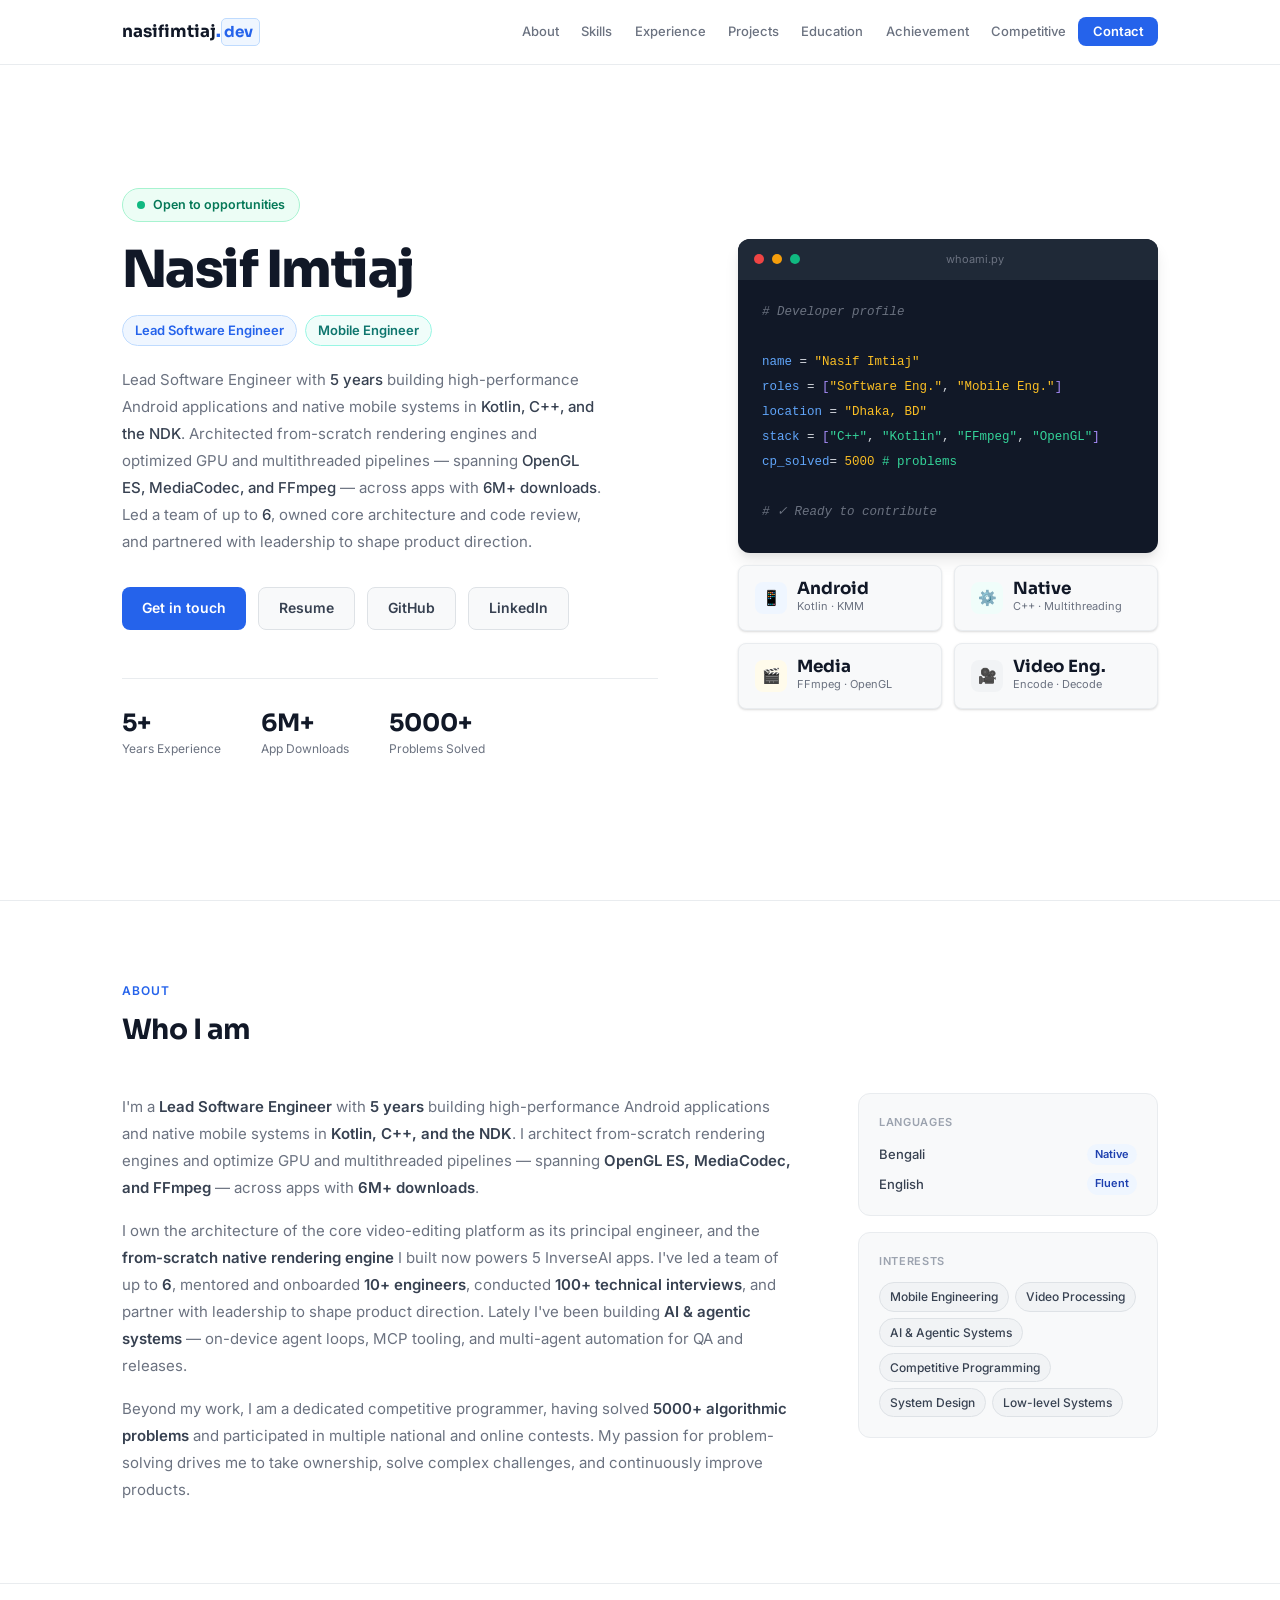
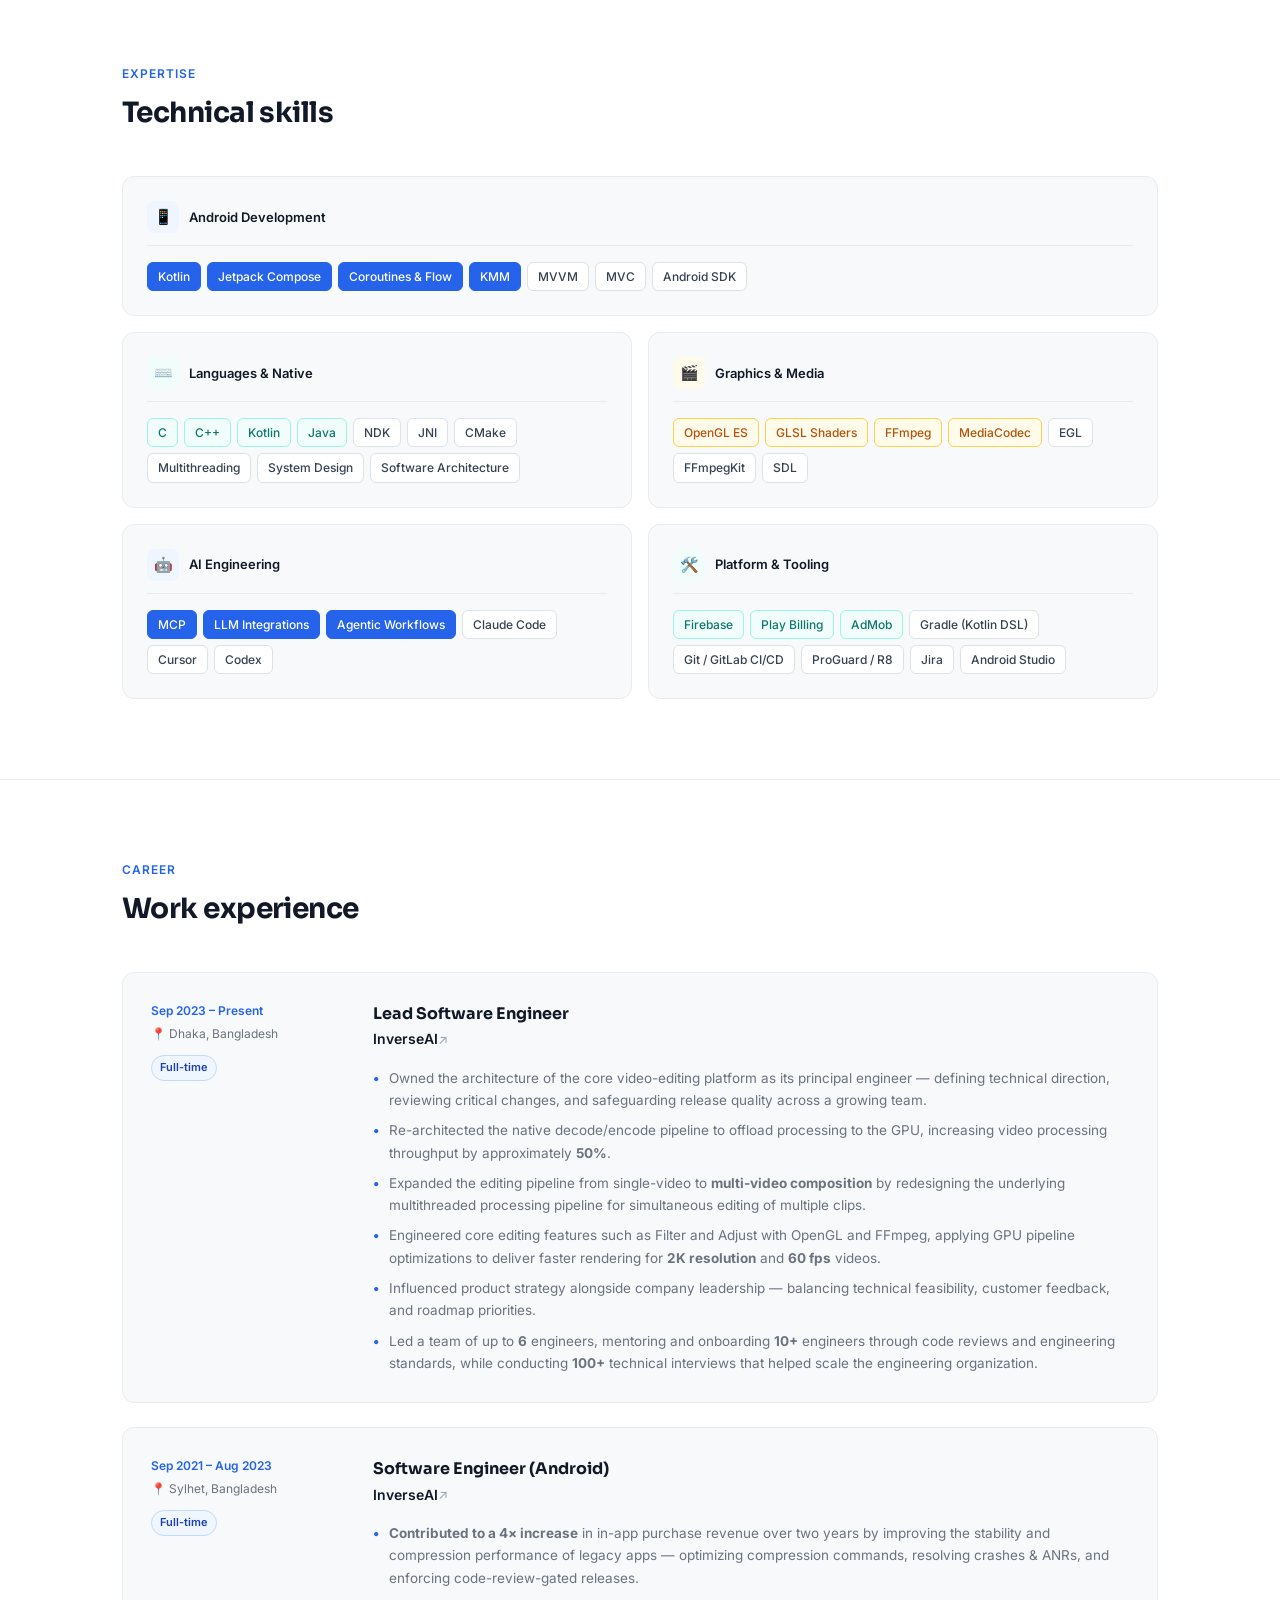
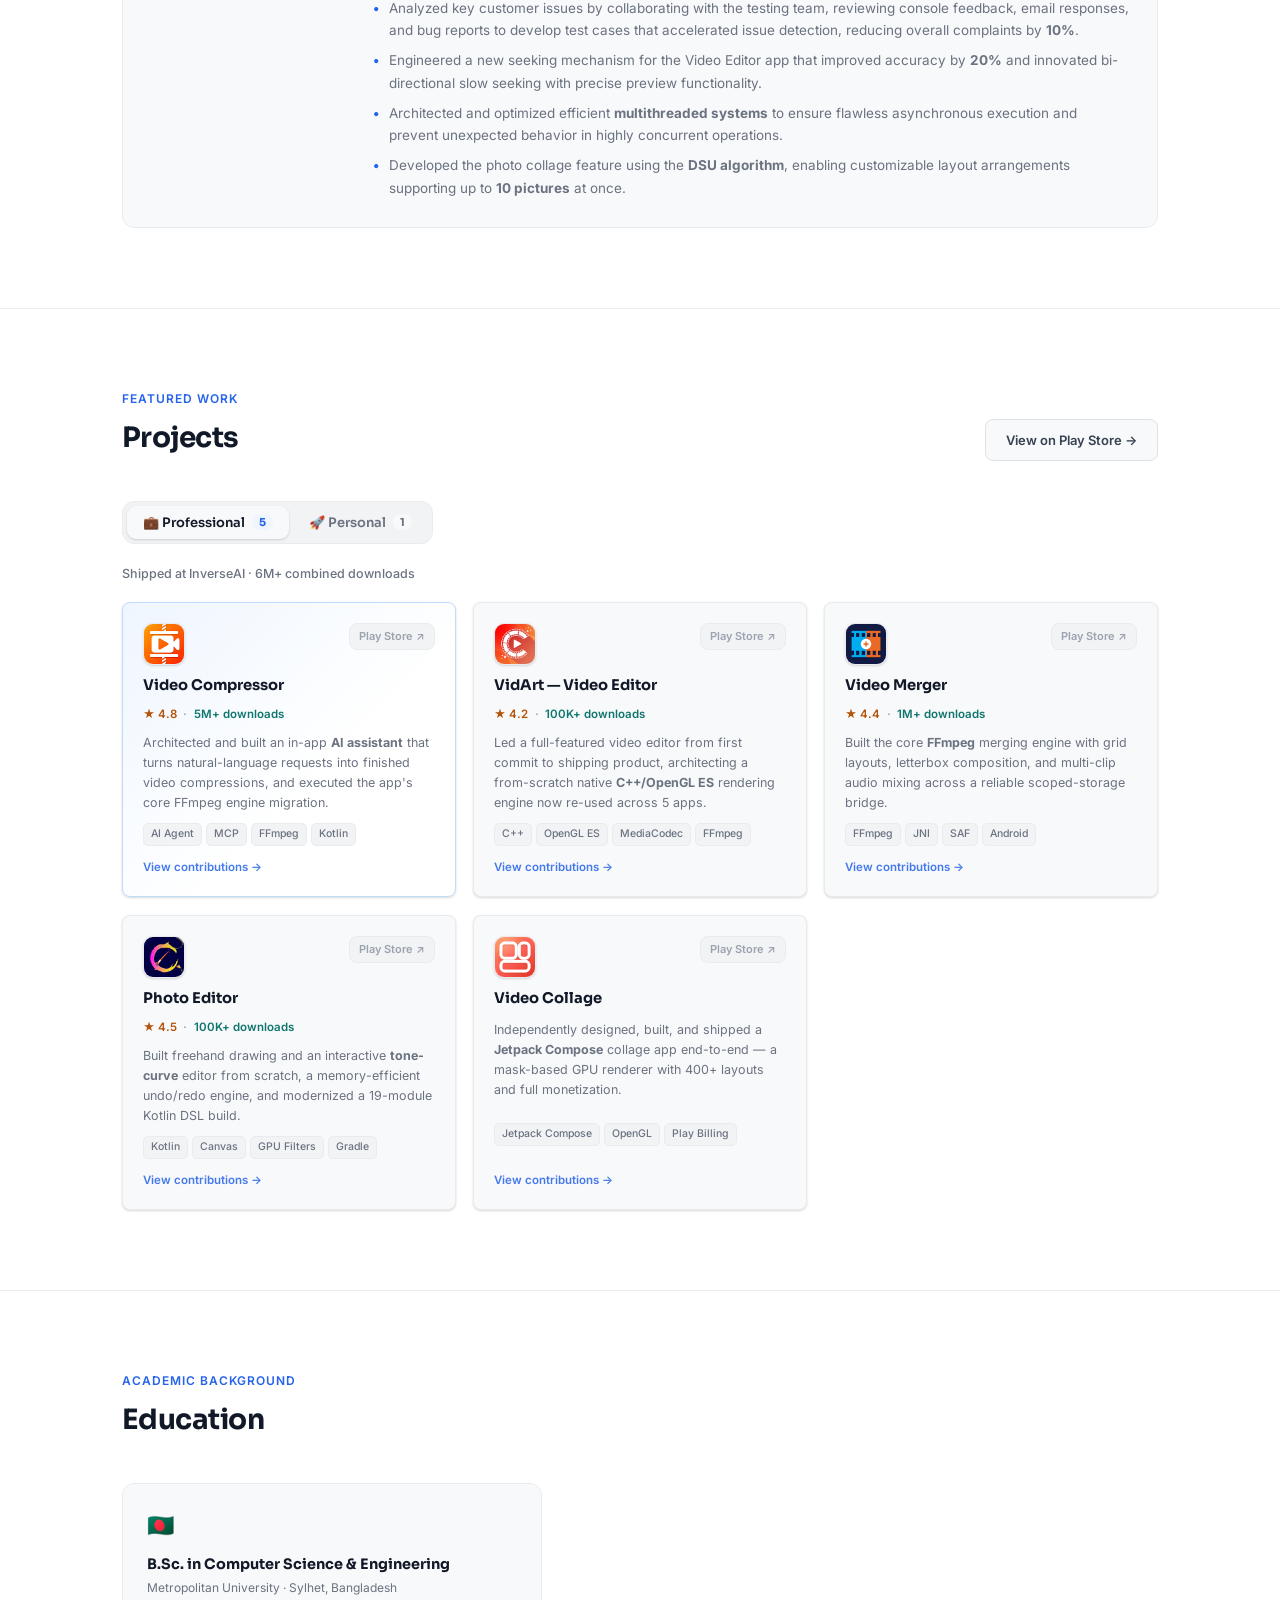
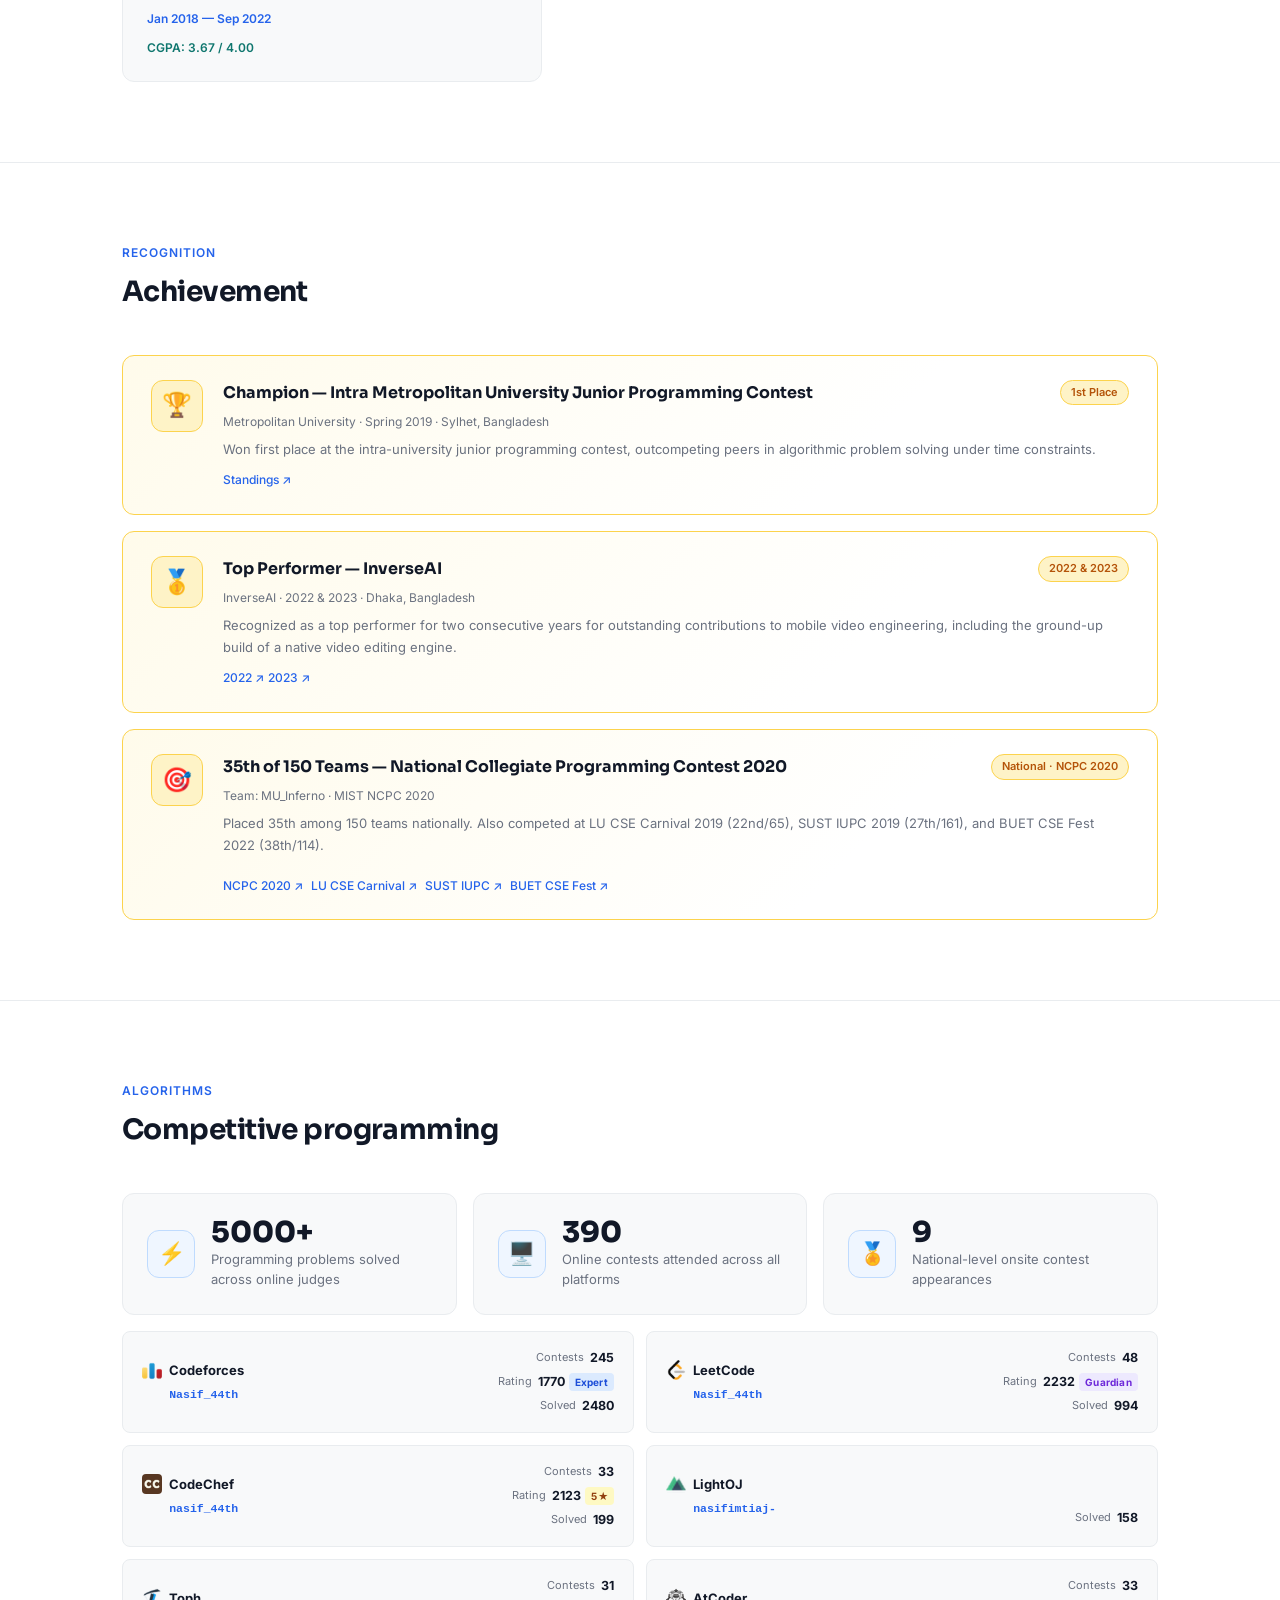
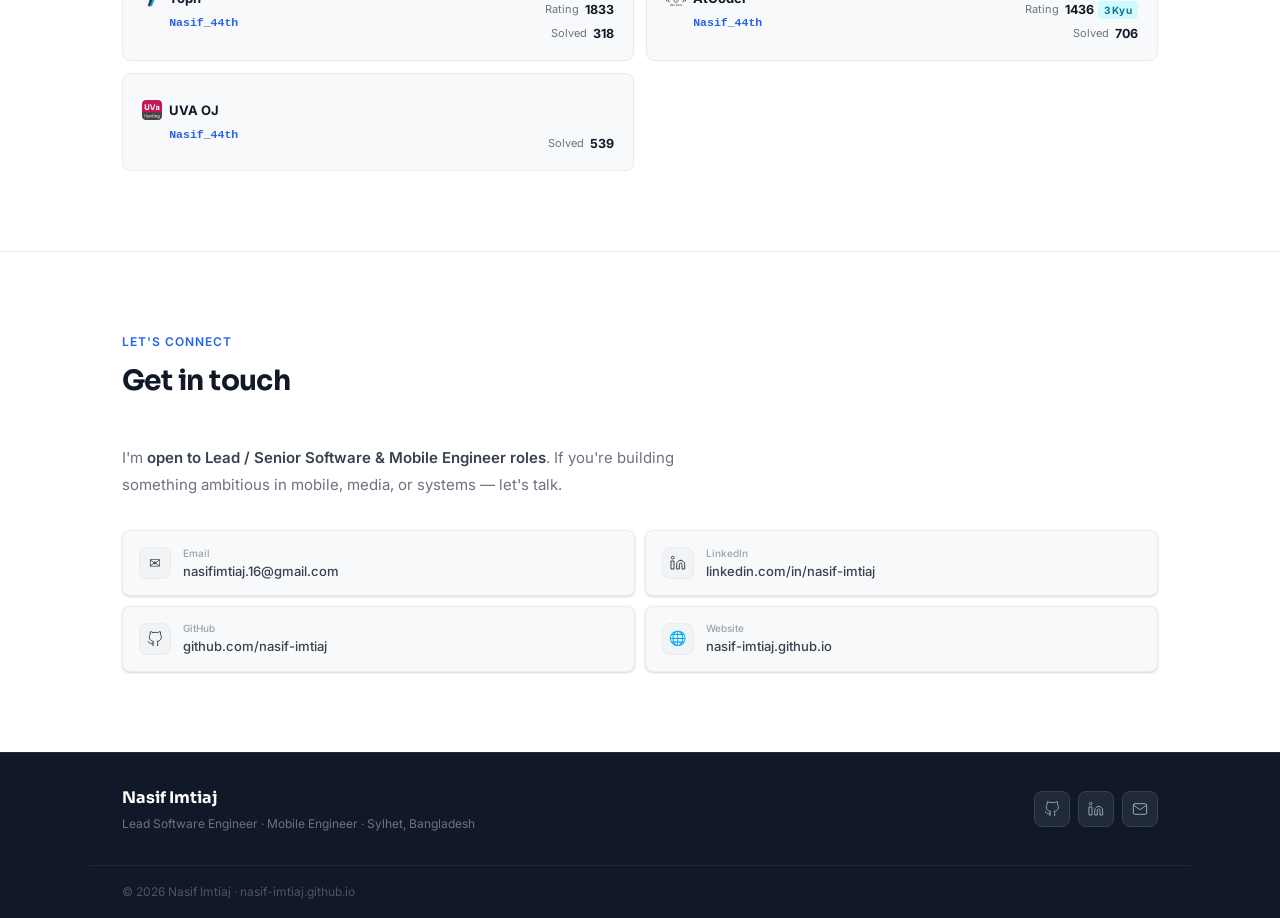
<file: index.html>
<!DOCTYPE html>
<html lang="en">
<head>
  <meta charset="UTF-8">
  <meta name="viewport" content="width=device-width, initial-scale=1.0">
  <title>Nasif Imtiaj — Lead Software &amp; Mobile Engineer</title>
  <meta name="description" content="Lead Software Engineer with 5 years building high-performance Android applications and native mobile systems in Kotlin, C++, and the NDK — OpenGL ES, MediaCodec, and FFmpeg. Apps with 6M+ downloads.">
  <meta property="og:title" content="Nasif Imtiaj — Lead Software &amp; Mobile Engineer">
  <meta property="og:description" content="Lead Software Engineer building high-performance Android applications and native mobile systems in Kotlin, C++, and the NDK — OpenGL ES, MediaCodec, and FFmpeg. Apps with 6M+ downloads.">
  <meta property="og:url" content="https://nasif-imtiaj.github.io">
  <meta property="og:type" content="website">
  <meta property="og:image" content="https://nasif-imtiaj.github.io/assets/img/og-cover.png">
  <meta property="og:image:width" content="1200">
  <meta property="og:image:height" content="630">
  <meta property="og:image:alt" content="Nasif Imtiaj — Lead Software Engineer. 6M+ downloads, 5+ years, 5000+ problems solved.">
  <meta name="twitter:card" content="summary_large_image">
  <meta name="twitter:title" content="Nasif Imtiaj — Lead Software &amp; Mobile Engineer">
  <meta name="twitter:description" content="Lead Software Engineer in high-performance mobile media — C++, OpenGL ES, FFmpeg. 6M+ app downloads shipped.">
  <meta name="twitter:image" content="https://nasif-imtiaj.github.io/assets/img/og-cover.png">
  <link rel="canonical" href="https://nasif-imtiaj.github.io/">
  <meta name="theme-color" content="#2563eb">
  <link rel="icon" type="image/svg+xml" href="assets/favicon.svg">
  <link rel="apple-touch-icon" href="assets/img/apple-touch-icon.png">
  <link rel="preconnect" href="https://fonts.googleapis.com">
  <link rel="preconnect" href="https://fonts.gstatic.com" crossorigin>
  <link href="https://fonts.googleapis.com/css2?family=Inter:wght@300;400;500;600;700&family=Sora:wght@400;600;700;800&display=swap" rel="stylesheet">
  <link rel="stylesheet" href="assets/css/style.css">
  <script type="application/ld+json">
  {
    "@context": "https://schema.org",
    "@type": "Person",
    "name": "Nasif Imtiaj",
    "url": "https://nasif-imtiaj.github.io/",
    "image": "https://nasif-imtiaj.github.io/assets/img/og-cover.png",
    "jobTitle": "Lead Software Engineer",
    "worksFor": { "@type": "Organization", "name": "InverseAI", "url": "https://inverseai.com/" },
    "address": { "@type": "PostalAddress", "addressLocality": "Sylhet", "addressCountry": "Bangladesh" },
    "email": "mailto:nasifimtiaj.16@gmail.com",
    "alumniOf": { "@type": "CollegeOrUniversity", "name": "Metropolitan University", "url": "https://metrouni.edu.bd/" },
    "knowsAbout": ["Android", "C++", "OpenGL ES", "FFmpeg", "Kotlin", "Mobile Media Engineering", "Competitive Programming"],
    "sameAs": [
      "https://github.com/nasif-imtiaj",
      "https://www.linkedin.com/in/nasif-imtiaj/",
      "https://codeforces.com/profile/Nasif_44th",
      "https://leetcode.com/Nasif_44th/",
      "https://www.codechef.com/users/nasif_44th",
      "https://atcoder.jp/users/Nasif_44th",
      "https://toph.co/u/Nasif_44th"
    ]
  }
  </script>
</head>
<body>
<a href="#main" class="skip-link">Skip to content</a>

<!-- ════════════ NAV ════════════ -->
<nav>
  <div class="nav-inner">
    <a href="#" class="nav-logo">
      <span class="nav-logo-main">nasifimtiaj</span><span class="nav-logo-dot">.</span><span class="nav-logo-ext">dev</span>
    </a>
    <ul class="nav-links">
      <li><a href="#about">About</a></li>
      <li><a href="#skills">Skills</a></li>
      <li><a href="#experience">Experience</a></li>
      <li><a href="#projects">Projects</a></li>
      <li><a href="#education">Education</a></li>
      <li><a href="#achievement">Achievement</a></li>
      <li><a href="#competitive">Competitive</a></li>
      <!-- <li><a href="#publications">Publications</a></li> -->
      <li><a href="#contact" class="nav-cta">Contact</a></li>
    </ul>
    <button class="nav-hamburger" aria-label="Toggle menu" aria-expanded="false">
      <span></span><span></span><span></span>
    </button>
  </div>
</nav>

<main id="main">

<!-- ════════════ HERO ════════════ -->
<div class="hero">
  <div class="hero-left">
    <a href="#contact" class="hero-badge f1"><span class="hero-badge-dot"></span>Open to opportunities</a>
    <h1 class="f1">Nasif Imtiaj</h1>
    <div class="hero-roles f2">
      <span class="role-chip blue">Lead Software Engineer</span>
      <span class="role-chip teal">Mobile Engineer</span>
    </div>
    <p class="hero-desc f3">
      Lead Software Engineer with <strong>5 years</strong> building high-performance Android applications and native mobile systems in <strong>Kotlin, C++, and the NDK</strong>. Architected from-scratch rendering engines and optimized GPU and multithreaded pipelines — spanning <strong>OpenGL ES, MediaCodec, and FFmpeg</strong> — across apps with <strong>6M+ downloads</strong>. Led a team of up to <strong>6</strong>, owned core architecture and code review, and partnered with leadership to shape product direction.
    </p>
    <div class="hero-actions f4">
      <a href="mailto:nasifimtiaj.16@gmail.com" class="btn btn-primary">Get in touch</a>
      <a href="https://drive.google.com/file/d/1Y4455q1JHBsd06RgN7wo4Yc125xxlY7Q/view?usp=sharing" class="btn btn-secondary" target="_blank">Resume</a>
      <a href="https://github.com/nasif-imtiaj" class="btn btn-secondary" target="_blank">GitHub</a>
      <a href="https://linkedin.com/in/nasif-imtiaj" class="btn btn-secondary" target="_blank">LinkedIn</a>
    </div>
    <div class="hero-stats f5">
      <div><span class="stat-num">5+</span><span class="stat-label">Years Experience</span></div>
      <div><span class="stat-num">6M+</span><span class="stat-label">App Downloads</span></div>
      <div><span class="stat-num">5000+</span><span class="stat-label">Problems Solved</span></div>
    </div>
  </div>

  <div class="hero-right f3">
    <div class="hero-card">
      <div class="hero-card-header">
        <span class="hc-dot hc-red"></span>
        <span class="hc-dot hc-yellow"></span>
        <span class="hc-dot hc-green"></span>
        <span class="hero-card-title">whoami.py</span>
      </div>
      <div class="hero-card-body">
        <div><span class="c-gray"># Developer profile</span></div>
        <div>&nbsp;</div>
        <div><span class="c-blue">name</span>     = <span class="c-yellow">"Nasif Imtiaj"</span></div>
        <div><span class="c-blue">roles</span>    = <span class="c-purple">[</span><span class="c-yellow">"Software Eng."</span>, <span class="c-yellow">"Mobile Eng."</span><span class="c-purple">]</span></div>
        <div><span class="c-blue">location</span> = <span class="c-yellow">"Dhaka, BD"</span></div>
        <div><span class="c-blue">stack</span>    = <span class="c-purple">[</span><span class="c-green">"C++"</span>, <span class="c-green">"Kotlin"</span>, <span class="c-green">"FFmpeg"</span>, <span class="c-green">"OpenGL"</span><span class="c-purple">]</span></div>
        <div><span class="c-blue">cp_solved</span>= <span class="c-yellow">5000</span><span class="c-green"> # problems</span></div>
        <div>&nbsp;</div>
        <div><span class="c-gray"># ✓ Ready to contribute</span></div>
      </div>
    </div>
    <div class="hero-info-grid">
      <div class="info-card">
        <div class="info-icon ii-blue">📱</div>
        <div><div class="info-num">Android</div><div class="info-label">Kotlin · KMM</div></div>
      </div>
      <div class="info-card">
        <div class="info-icon ii-teal">⚙️</div>
        <div><div class="info-num">Native</div><div class="info-label">C++ · Multithreading</div></div>
      </div>
      <div class="info-card">
        <div class="info-icon ii-amber">🎬</div>
        <div><div class="info-num">Media</div><div class="info-label">FFmpeg · OpenGL</div></div>
      </div>
      <div class="info-card">
        <div class="info-icon ii-gray">🎥</div>
        <div><div class="info-num">Video Eng.</div><div class="info-label">Encode · Decode</div></div>
      </div>
    </div>
  </div>
</div>

<!-- ════════════ ABOUT ════════════ -->
<div class="section-wrap">
  <section id="about">
    <div class="section-label">About</div>
    <div class="section-title">Who I am</div>
    <div class="about-layout">
      <div class="about-text">
        <p>
          I'm a <strong>Lead Software Engineer</strong> with <strong>5 years</strong> building high-performance Android applications and native mobile systems in <strong>Kotlin, C++, and the NDK</strong>. I architect from-scratch rendering engines and optimize GPU and multithreaded pipelines — spanning <strong>OpenGL ES, MediaCodec, and FFmpeg</strong> — across apps with <strong>6M+ downloads</strong>.
        </p>
        <p>
          I own the architecture of the core video-editing platform as its principal engineer, and the <strong>from-scratch native rendering engine</strong> I built now powers 5 InverseAI apps. I've led a team of up to <strong>6</strong>, mentored and onboarded <strong>10+ engineers</strong>, conducted <strong>100+ technical interviews</strong>, and partner with leadership to shape product direction. Lately I've been building <strong>AI &amp; agentic systems</strong> — on-device agent loops, MCP tooling, and multi-agent automation for QA and releases.
        </p>
        <p>
          Beyond my work, I am a dedicated competitive programmer, having solved <strong>5000+ algorithmic problems</strong> and participated in multiple national and online contests. My passion for problem-solving drives me to take ownership, solve complex challenges, and continuously improve products.
        </p>
      </div>
      <div>
        <div class="sidebar-card">
          <div class="sidebar-card-title">Languages</div>
          <div class="lang-item">
            <span class="lang-name">Bengali</span>
            <span class="lang-badge">Native</span>
          </div>
          <div class="lang-item">
            <span class="lang-name">English</span>
            <span class="lang-badge">Fluent</span>
          </div>
        </div>
        <div class="sidebar-card">
          <div class="sidebar-card-title">Interests</div>
          <div class="interest-tags">
            <span class="itag">Mobile Engineering</span>
            <span class="itag">Video Processing</span>
            <span class="itag">AI &amp; Agentic Systems</span>
            <span class="itag">Competitive Programming</span>
            <span class="itag">System Design</span>
            <span class="itag">Low-level Systems</span>
          </div>
        </div>
      </div>
    </div>
  </section>
</div>

<!-- ════════════ SKILLS ════════════ -->
<div class="section-wrap">
  <section id="skills">
    <div class="section-label">Expertise</div>
    <div class="section-title">Technical skills</div>
    <div class="skills-grid">

      <!-- Primary wide skill card -->
      <div class="skill-card wide">
        <div class="skill-card-header">
          <div class="skill-icon si-blue">📱</div>
          <div class="skill-card-title">Android Development</div>
        </div>
        <div class="tag-list">
          <span class="tag primary">Kotlin</span>
          <span class="tag primary">Jetpack Compose</span>
          <span class="tag primary">Coroutines &amp; Flow</span>
          <span class="tag primary">KMM</span>
          <span class="tag">MVVM</span>
          <span class="tag">MVC</span>
          <span class="tag">Android SDK</span>
        </div>
      </div>

      <!-- Languages & Native/Systems -->
      <div class="skill-card">
        <div class="skill-card-header">
          <div class="skill-icon si-teal">⌨️</div>
          <div class="skill-card-title">Languages &amp; Native</div>
        </div>
        <div class="tag-list">
          <span class="tag teal-tag">C</span>
          <span class="tag teal-tag">C++</span>
          <span class="tag teal-tag">Kotlin</span>
          <span class="tag teal-tag">Java</span>
          <span class="tag">NDK</span>
          <span class="tag">JNI</span>
          <span class="tag">CMake</span>
          <span class="tag">Multithreading</span>
          <span class="tag">System Design</span>
          <span class="tag">Software Architecture</span>
        </div>
      </div>

      <!-- Graphics & Media -->
      <div class="skill-card">
        <div class="skill-card-header">
          <div class="skill-icon si-amber">🎬</div>
          <div class="skill-card-title">Graphics &amp; Media</div>
        </div>
        <div class="tag-list">
          <span class="tag amber-tag">OpenGL ES</span>
          <span class="tag amber-tag">GLSL Shaders</span>
          <span class="tag amber-tag">FFmpeg</span>
          <span class="tag amber-tag">MediaCodec</span>
          <span class="tag">EGL</span>
          <span class="tag">FFmpegKit</span>
          <span class="tag">SDL</span>
        </div>
      </div>

      <!-- AI & Agentic Engineering -->
      <div class="skill-card">
        <div class="skill-card-header">
          <div class="skill-icon si-blue">🤖</div>
          <div class="skill-card-title">AI Engineering</div>
        </div>
        <div class="tag-list">
          <span class="tag primary">MCP</span>
          <span class="tag primary">LLM Integrations</span>
          <span class="tag primary">Agentic Workflows</span>
          <span class="tag">Claude Code</span>
          <span class="tag">Cursor</span>
          <span class="tag">Codex</span>
        </div>
      </div>

      <!-- Platform & Tooling -->
      <div class="skill-card">
        <div class="skill-card-header">
          <div class="skill-icon si-teal">🛠️</div>
          <div class="skill-card-title">Platform &amp; Tooling</div>
        </div>
        <div class="tag-list">
          <span class="tag teal-tag">Firebase</span>
          <span class="tag teal-tag">Play Billing</span>
          <span class="tag teal-tag">AdMob</span>
          <span class="tag">Gradle (Kotlin DSL)</span>
          <span class="tag">Git / GitLab CI/CD</span>
          <span class="tag">ProGuard / R8</span>
          <span class="tag">Jira</span>
          <span class="tag">Android Studio</span>
        </div>
      </div>

    </div>
  </section>
</div>

<!-- ════════════ EXPERIENCE ════════════ -->
<div class="section-wrap">
  <section id="experience">
    <div class="section-label">Career</div>
    <div class="section-title">Work experience</div>
    <div class="exp-list">

      <div class="exp-card">
        <div class="exp-meta">
          <div class="exp-period">Sep 2023 – Present</div>
          <div class="exp-location">📍 Dhaka, Bangladesh</div>
          <div class="exp-type-badge">Full-time</div>
        </div>
        <div class="exp-content">
          <div class="exp-role">Lead Software Engineer</div>
          <div class="exp-company-row">
            <a href="https://inverseai.com/" class="exp-company-link" target="_blank" title="Visit InverseAI"><span class="exp-company">InverseAI</span> ↗</a>
          </div>
          <ul class="exp-bullets">
            <li>Owned the architecture of the core video-editing platform as its principal engineer — defining technical direction, reviewing critical changes, and safeguarding release quality across a growing team.</li>
            <li>Re-architected the native decode/encode pipeline to offload processing to the GPU, increasing video processing throughput by approximately <strong>50%</strong>.</li>
            <li>Expanded the editing pipeline from single-video to <strong>multi-video composition</strong> by redesigning the underlying multithreaded processing pipeline for simultaneous editing of multiple clips.</li>
            <li>Engineered core editing features such as Filter and Adjust with OpenGL and FFmpeg, applying GPU pipeline optimizations to deliver faster rendering for <strong>2K resolution</strong> and <strong>60 fps</strong> videos.</li>
            <li>Influenced product strategy alongside company leadership — balancing technical feasibility, customer feedback, and roadmap priorities.</li>
            <li>Led a team of up to <strong>6</strong> engineers, mentoring and onboarding <strong>10+</strong> engineers through code reviews and engineering standards, while conducting <strong>100+</strong> technical interviews that helped scale the engineering organization.</li>
          </ul>
        </div>
      </div>

      <div class="exp-card">
        <div class="exp-meta">
          <div class="exp-period">Sep 2021 – Aug 2023</div>
          <div class="exp-location">📍 Sylhet, Bangladesh</div>
          <div class="exp-type-badge">Full-time</div>
        </div>
        <div class="exp-content">
          <div class="exp-role">Software Engineer (Android)</div>
          <div class="exp-company-row">
            <a href="https://inverseai.com/" class="exp-company-link" target="_blank" title="Visit InverseAI"><span class="exp-company">InverseAI</span> ↗</a>
          </div>
          <ul class="exp-bullets">
            <li><strong>Contributed to a 4× increase</strong> in in-app purchase revenue over two years by improving the stability and compression performance of legacy apps — optimizing compression commands, resolving crashes &amp; ANRs, and enforcing code-review-gated releases.</li>
            <li>Analyzed key customer issues by collaborating with the testing team, reviewing console feedback, email responses, and bug reports to develop test cases that accelerated issue detection, reducing overall complaints by <strong>10%</strong>.</li>
            <li>Engineered a new seeking mechanism for the Video Editor app that improved accuracy by <strong>20%</strong> and innovated bi-directional slow seeking with precise preview functionality.</li>
            <li>Architected and optimized efficient <strong>multithreaded systems</strong> to ensure flawless asynchronous execution and prevent unexpected behavior in highly concurrent operations.</li>
            <li>Developed the photo collage feature using the <strong>DSU algorithm</strong>, enabling customizable layout arrangements supporting up to <strong>10 pictures</strong> at once.</li>
          </ul>
        </div>
      </div>

    </div>
  </section>
</div>

<!-- ════════════ PROJECTS ════════════ -->
<div class="section-wrap">
  <section id="projects">
    <div class="section-header-row">
      <div>
        <div class="section-label">Featured Work</div>
        <div class="section-title" style="margin-bottom:0">Projects</div>
      </div>
      <a href="https://play.google.com/store/apps/dev?id=8781206652301133296" class="btn btn-secondary" target="_blank" style="font-size:13px;">View on Play Store →</a>
    </div>

    <div class="project-tabs" role="tablist">
      <button class="project-tab active" data-tab="professional" role="tab">💼 Professional<span class="tab-count">5</span></button>
      <button class="project-tab" data-tab="personal" role="tab">🚀 Personal<span class="tab-count">1</span></button>
    </div>

    <!-- ── Professional (InverseAI) ── -->
    <div class="project-panel active" id="tab-professional" role="tabpanel">
    <div class="project-group-sub" style="margin-bottom:1.1rem">Shipped at InverseAI · 6M+ combined downloads</div>
    <div class="projects-grid grid-3">

      <div class="project-card featured" role="button" tabindex="0" aria-haspopup="dialog" data-store="https://play.google.com/store/apps/details?id=com.video_converter.video_compressor" data-store-label="Play Store">
        <div class="project-top">
          <img class="project-icon-img" src="assets/img/apps/video-compressor.png" alt="Video Compressor icon" width="42" height="42" loading="lazy">
          <a class="project-store" href="https://play.google.com/store/apps/details?id=com.video_converter.video_compressor" target="_blank" rel="noopener" title="View on Play Store">Play Store ↗</a>
        </div>
        <div class="project-name">Video Compressor</div>
        <div class="project-meta"><span class="pm-star">★ 4.8</span><span class="pm-sep">·</span><span class="pm-dl">5M+ downloads</span></div>
        <div class="project-desc">Architected and built an in-app <strong>AI assistant</strong> that turns natural-language requests into finished video compressions, and executed the app's core FFmpeg engine migration.</div>
        <div class="project-tags">
          <span class="ptag">AI Agent</span>
          <span class="ptag">MCP</span>
          <span class="ptag">FFmpeg</span>
          <span class="ptag">Kotlin</span>
        </div>
        <div class="project-more">View contributions →</div>
        <div class="pd-detail" hidden>
          <h4 class="modal-sec">Contribution &amp; Work</h4>
          <ul class="pd-bullets">
            <li><strong>Architected and built</strong> an in-app <strong>AI assistant</strong> that turns natural-language requests into finished video compressions — an on-device agent loop that exposes <strong>16 tools</strong> across <strong>9 compression profiles</strong>.</li>
            <li><strong>Engineered</strong> the assistant's compression engine bridge, mapping validated AI plans into the FFmpeg pipeline across <strong>22 container formats</strong> and <strong>19 video codecs</strong>, with tested invariants that prevent native-encoder crashes.</li>
            <li><strong>Executed</strong> the app's core FFmpeg engine migration behind a legacy-API-preserving adapter, landing a major dependency upgrade without regressing existing features.</li>
            <li><strong>Accelerated</strong> responsiveness on large videos by moving compression, execution, and metadata work off the UI thread and eliminating a recurring class of concurrency-driven memory leaks.</li>
            <li><strong>Served</strong> as the app's primary release maintainer for over a year — driving crash-triage and reliability across successive Android OS and storage-permission changes.</li>
          </ul>
          <h4 class="modal-sec">Technologies</h4>
          <div class="pd-tech">
            <span class="ptag">AI Agent</span><span class="ptag">MCP</span><span class="ptag">LLM Automation</span><span class="ptag">FFmpeg</span><span class="ptag">FFmpegKit</span><span class="ptag">Kotlin</span><span class="ptag">Coroutines</span><span class="ptag">NDK</span><span class="ptag">Android</span>
          </div>
        </div>
      </div>

      <div class="project-card" role="button" tabindex="0" aria-haspopup="dialog" data-store="https://play.google.com/store/apps/details?id=com.inverseai.vidart_video_editor" data-store-label="Play Store">
        <div class="project-top">
          <img class="project-icon-img" src="assets/img/apps/vidart.png" alt="VidArt icon" width="42" height="42" loading="lazy">
          <a class="project-store" href="https://play.google.com/store/apps/details?id=com.inverseai.vidart_video_editor" target="_blank" rel="noopener" title="View on Play Store">Play Store ↗</a>
        </div>
        <div class="project-name">VidArt — Video Editor</div>
        <div class="project-meta"><span class="pm-star">★ 4.2</span><span class="pm-sep">·</span><span class="pm-dl">100K+ downloads</span></div>
        <div class="project-desc">Led a full-featured video editor from first commit to shipping product, architecting a from-scratch native <strong>C++/OpenGL ES</strong> rendering engine now re-used across 5 apps.</div>
        <div class="project-tags">
          <span class="ptag">C++</span>
          <span class="ptag">OpenGL ES</span>
          <span class="ptag">MediaCodec</span>
          <span class="ptag">FFmpeg</span>
        </div>
        <div class="project-more">View contributions →</div>
        <div class="pd-detail" hidden>
          <h4 class="modal-sec">Contribution &amp; Work</h4>
          <ul class="pd-bullets">
            <li><strong>Led</strong> development of a full-featured Android video editor from its first commit to a shipping product, sustaining <strong>93 production releases</strong> over three years as the lead engineer.</li>
            <li><strong>Architected</strong> a from-scratch native rendering engine in <strong>C++ and OpenGL ES / MediaCodec</strong>, powering real-time GPU playback and hardware-accelerated video export.</li>
            <li><strong>Engineered</strong> the engine's video decode and playback pipeline — a thread-safe frame/packet architecture supporting seeking, multi-clip timelines, and frame-accurate export.</li>
            <li><strong>Optimized</strong> the native OpenGL ES render pipeline for real-time preview and export — halving Gaussian-blur GPU cost (4→2 passes), replacing the framebuffer texture pool with an <strong>O(1)</strong> lookup, caching GPU uploads for unchanged frames, and disabling VSync-blocked buffer swaps to eliminate driver stalls.</li>
            <li><strong>Built</strong> a native timeline-scrubbing engine that stays responsive on large videos — a decoder-threaded frame extractor that serves the newest scrub position first via a LIFO request stack, caches decoded frames to disk, and instantly returns the nearest cached frame while the exact one decodes.</li>
            <li><strong>Scaled</strong> simultaneous multi-video compositing on memory-constrained devices by capping concurrent hardware decoders — replacing an all-decoders-at-once path that exhausted the device codec budget with a sequential prime-and-release scheme that keeps one hardware codec live at a time.</li>
            <li><strong>Built</strong> the editor's color-grading and adjustment tools — HSL, interactive tone curves, and per-effect controls — with real-time GPU preview.</li>
            <li><strong>Re-architected</strong> the editor into a reusable, embeddable module now powering <strong>5 separate InverseAI apps</strong>, eliminating duplicate editor development across the portfolio.</li>
            <li><strong>Hardened</strong> the native engine for low-end and 32-bit devices — eliminating GPU/memory leaks, export hangs, and threading deadlocks and cutting startup thread usage from <strong>64 to 16</strong>.</li>
            <li><strong>Engineered</strong> an AI automation platform of autonomous agents for on-device QA — export, playback, and seek validation — plus automated crash-to-fix triage, cutting manual release and QA effort.</li>
          </ul>
          <h4 class="modal-sec">Technologies</h4>
          <div class="pd-tech">
            <span class="ptag">C++</span><span class="ptag">OpenGL ES</span><span class="ptag">GLSL Shaders</span><span class="ptag">EGL</span><span class="ptag">MediaCodec</span><span class="ptag">FFmpeg</span><span class="ptag">NDK</span><span class="ptag">JNI</span><span class="ptag">CMake</span><span class="ptag">Kotlin</span><span class="ptag">Multithreading</span><span class="ptag">Android</span>
          </div>
        </div>
      </div>

      <div class="project-card" role="button" tabindex="0" aria-haspopup="dialog" data-store="https://play.google.com/store/apps/details?id=com.video_joiner.video_merger" data-store-label="Play Store">
        <div class="project-top">
          <img class="project-icon-img" src="assets/img/apps/video-merger.png" alt="Video Merger icon" width="42" height="42" loading="lazy">
          <a class="project-store" href="https://play.google.com/store/apps/details?id=com.video_joiner.video_merger" target="_blank" rel="noopener" title="View on Play Store">Play Store ↗</a>
        </div>
        <div class="project-name">Video Merger</div>
        <div class="project-meta"><span class="pm-star">★ 4.4</span><span class="pm-sep">·</span><span class="pm-dl">1M+ downloads</span></div>
        <div class="project-desc">Built the core <strong>FFmpeg</strong> merging engine with grid layouts, letterbox composition, and multi-clip audio mixing across a reliable scoped-storage bridge.</div>
        <div class="project-tags">
          <span class="ptag">FFmpeg</span>
          <span class="ptag">JNI</span>
          <span class="ptag">SAF</span>
          <span class="ptag">Android</span>
        </div>
        <div class="project-more">View contributions →</div>
        <div class="pd-detail" hidden>
          <h4 class="modal-sec">Contribution &amp; Work</h4>
          <ul class="pd-bullets">
            <li><strong>Built</strong> the core FFmpeg video-merging engine — sequential and side-by-side/top-bottom layouts, aspect-ratio-preserving letterbox composition, and multi-clip audio mixing — supporting output across <strong>5 container formats</strong>.</li>
            <li><strong>Engineered</strong> a scoped-storage-to-SAF bridge that hands the native FFmpeg binary file-descriptor paths for user-chosen locations, keeping file read/write reliable across <strong>Android 10–12</strong>.</li>
            <li><strong>Diagnosed</strong> and fixed a green-screen color-corruption defect in merged output, root-causing it to a transposed width/height accessor in a two-line change.</li>
          </ul>
          <h4 class="modal-sec">Technologies</h4>
          <div class="pd-tech">
            <span class="ptag">FFmpeg</span><span class="ptag">NDK</span><span class="ptag">JNI</span><span class="ptag">SAF</span><span class="ptag">Scoped Storage</span><span class="ptag">Kotlin</span><span class="ptag">Android</span>
          </div>
        </div>
      </div>

      <div class="project-card" role="button" tabindex="0" aria-haspopup="dialog" data-store="https://play.google.com/store/apps/details?id=com.inverse.photoeditor" data-store-label="Play Store">
        <div class="project-top">
          <img class="project-icon-img" src="assets/img/apps/photo-editor.png" alt="Photo Editor icon" width="42" height="42" loading="lazy">
          <a class="project-store" href="https://play.google.com/store/apps/details?id=com.inverse.photoeditor" target="_blank" rel="noopener" title="View on Play Store">Play Store ↗</a>
        </div>
        <div class="project-name">Photo Editor</div>
        <div class="project-meta"><span class="pm-star">★ 4.5</span><span class="pm-sep">·</span><span class="pm-dl">100K+ downloads</span></div>
        <div class="project-desc">Built freehand drawing and an interactive <strong>tone-curve</strong> editor from scratch, a memory-efficient undo/redo engine, and modernized a 19-module Kotlin DSL build.</div>
        <div class="project-tags">
          <span class="ptag">Kotlin</span>
          <span class="ptag">Canvas</span>
          <span class="ptag">GPU Filters</span>
          <span class="ptag">Gradle</span>
        </div>
        <div class="project-more">View contributions →</div>
        <div class="pd-detail" hidden>
          <h4 class="modal-sec">Contribution &amp; Work</h4>
          <ul class="pd-bullets">
            <li><strong>Built</strong> two graphics tools from scratch — a freehand drawing/annotation tool (hand-rolled Canvas geometry: shapes, arrowheads, pinch-zoom, rotate/resize) and an interactive <strong>tone-curve</strong> color editor with draggable Bézier control points wired to GPU-accelerated filtering.</li>
            <li><strong>Engineered</strong> a memory-efficient <strong>undo/redo</strong> engine that spills bitmap history to a bounded on-disk cache instead of holding full-resolution snapshots in RAM, eliminating out-of-memory crashes.</li>
            <li><strong>Modernized</strong> a <strong>19-module</strong> Android build — migrated every module to Kotlin DSL with a shared version catalog, upgraded the toolchain (AGP 7→8, Kotlin 1.8→2.2, targetSdk 33→36), and delivered 16 KB page-size compliance and Play Billing 7+ readiness, verified on-device.</li>
            <li><strong>Automated</strong> the release pipeline end-to-end in a Python agent — version bump, branch, GitLab MR create-and-merge, AAB build, Play Console upload, and Slack notifications, with automatic rollback on failure.</li>
          </ul>
          <h4 class="modal-sec">Technologies</h4>
          <div class="pd-tech">
            <span class="ptag">Kotlin</span><span class="ptag">Canvas</span><span class="ptag">GPU Filters</span><span class="ptag">OpenGL</span><span class="ptag">Bézier Curves</span><span class="ptag">Gradle (Kotlin DSL)</span><span class="ptag">Play Billing</span><span class="ptag">Python</span><span class="ptag">GitLab CI/CD</span>
          </div>
        </div>
      </div>

      <div class="project-card" role="button" tabindex="0" aria-haspopup="dialog" data-store="https://play.google.com/store/apps/details?id=com.inverseai.videocollage.maker.editor" data-store-label="Play Store">
        <div class="project-top">
          <img class="project-icon-img" src="assets/img/apps/video-collage.png" alt="Video Collage icon" width="42" height="42" loading="lazy">
          <a class="project-store" href="https://play.google.com/store/apps/details?id=com.inverseai.videocollage.maker.editor" target="_blank" rel="noopener" title="View on Play Store">Play Store ↗</a>
        </div>
        <div class="project-name">Video Collage</div>
        <div class="project-desc">Independently designed, built, and shipped a <strong>Jetpack Compose</strong> collage app end-to-end — a mask-based GPU renderer with 400+ layouts and full monetization.</div>
        <div class="project-tags">
          <span class="ptag">Jetpack Compose</span>
          <span class="ptag">OpenGL</span>
          <span class="ptag">Play Billing</span>
        </div>
        <div class="project-more">View contributions →</div>
        <div class="pd-detail" hidden>
          <h4 class="modal-sec">Contribution &amp; Work</h4>
          <ul class="pd-bullets">
            <li><strong>Independently</strong> designed, built, and shipped a Jetpack Compose Android photo/video collage app end-to-end — architecture, editing engine, and monetization.</li>
            <li><strong>Architected</strong> a synchronized <strong>multi-video collage</strong> engine supporting playback of up to <strong>9 concurrent video streams</strong>.</li>
            <li><strong>Engineered</strong> a mask-based GPU collage renderer with <strong>400+ layouts</strong>, root-causing and fixing native OpenGL/MediaCodec export defects — hardware-decoder exhaustion, EGL-context loss, and black-cell texture failures — to deliver smooth multi-clip output.</li>
            <li><strong>Built</strong> a complete monetization stack — a Play Billing subscription paywall with settlement-safe entitlement, rewarded, interstitial, and app-open ads, an in-house cross-promo fallback, and per-feature premium gating.</li>
            <li><strong>Automated</strong> visual QA with a computer-vision test harness that validates every generated layout mask against its reference icon on real devices, catching mismatches a simpler check missed.</li>
          </ul>
          <h4 class="modal-sec">Technologies</h4>
          <div class="pd-tech">
            <span class="ptag">Jetpack Compose</span><span class="ptag">OpenGL ES</span><span class="ptag">MediaCodec</span><span class="ptag">EGL</span><span class="ptag">Play Billing</span><span class="ptag">AdMob</span><span class="ptag">Computer Vision</span><span class="ptag">Kotlin</span>
          </div>
        </div>
      </div>

    </div>
    </div><!-- /tab-professional -->

    <!-- ── Personal ── -->
    <div class="project-panel" id="tab-personal" role="tabpanel">
    <div class="project-group-sub" style="margin-bottom:1.1rem">Built independently, end-to-end</div>
    <div class="projects-grid grid-3">

      <div class="project-card" role="button" tabindex="0" aria-haspopup="dialog" data-store="https://github.com/Nasif-Imtiaj/Teacher-s-Assistant" data-store-label="GitHub">
        <div class="project-top">
          <div class="project-icon">🎓</div>
          <a class="project-store" href="https://github.com/Nasif-Imtiaj/Teacher-s-Assistant" target="_blank" rel="noopener" title="View on GitHub">GitHub ↗</a>
        </div>
        <div class="project-name">Teacher's Assistant</div>
        <div class="project-desc">Android app where students submit answer scripts digitally and teachers evaluate them and generate mark lists — streamlining the assessment workflow end-to-end.</div>
        <div class="project-tags">
          <span class="ptag">Kotlin</span>
          <span class="ptag">Java</span>
          <span class="ptag">MVVM</span>
          <span class="ptag">Firebase</span>
        </div>
        <div class="project-more">View contributions →</div>
        <div class="pd-detail" hidden>
          <h4 class="modal-sec">Contribution &amp; Work</h4>
          <ul class="pd-bullets">
            <li><strong>Designed and built</strong> an Android app that digitizes the answer-script assessment workflow — students submit scripts digitally and teachers evaluate them and generate mark lists end-to-end.</li>
            <li><strong>Implemented</strong> separate student and teacher roles with Firebase authentication and real-time cloud data sync.</li>
            <li><strong>Structured</strong> the app on an <strong>MVVM</strong> architecture for a clean separation of UI and business logic and easier maintenance.</li>
          </ul>
          <h4 class="modal-sec">Technologies</h4>
          <div class="pd-tech">
            <span class="ptag">Kotlin</span><span class="ptag">Java</span><span class="ptag">MVVM</span><span class="ptag">Firebase</span><span class="ptag">XML</span><span class="ptag">Android</span>
          </div>
        </div>
      </div>

    </div>
    </div><!-- /tab-personal -->
  </section>
</div>

<!-- ════════════ PROJECT DETAIL MODAL ════════════ -->
<div class="modal-overlay" id="projectModal" role="dialog" aria-modal="true" aria-label="Project details">
  <div class="modal-dialog">
    <button class="modal-close" aria-label="Close details">×</button>
    <div class="modal-body"></div>
  </div>
</div>

<!-- ════════════ EDUCATION ════════════ -->
<div class="section-wrap">
  <section id="education">
    <div class="section-label">Academic background</div>
    <div class="section-title">Education</div>
    <div class="edu-grid" style="grid-template-columns: repeat(1, 1fr); max-width: 420px;">

      <div class="edu-card">
        <span class="edu-flag">🇧🇩</span>
        <div class="edu-degree">B.Sc. in Computer Science &amp; Engineering</div>
        <div class="edu-school">Metropolitan University · Sylhet, Bangladesh</div>
        <div class="edu-period">Jan 2018 — Sep 2022</div>
        <div style="margin-top:0.6rem; font-size:12px; font-weight:600; color:var(--teal);">CGPA: 3.67 / 4.00</div>
      </div>

    </div>
  </section>
</div>

<!-- ════════════ ACHIEVEMENT ════════════ -->
<div class="section-wrap">
  <section id="achievement">
    <div class="section-label">Recognition</div>
    <div class="section-title">Achievement</div>
    <div style="display:flex; flex-direction:column; gap:1rem;">

      <div class="achievement-card">
        <div class="achievement-icon-wrap">🏆</div>
        <div style="flex:1">
          <div class="achievement-top">
            <div class="achievement-title">Champion — Intra Metropolitan University Junior Programming Contest</div>
            <span class="achievement-badge">1st Place</span>
          </div>
          <div class="achievement-sub">Metropolitan University · Spring 2019 · Sylhet, Bangladesh</div>
          <div class="achievement-desc">
            Won first place at the intra-university junior programming contest, outcompeting peers in algorithmic problem solving under time constraints.
          </div>
          <a href="https://toph.co/c/intra-mu-junior-spring-2019/standings" class="achievement-link" target="_blank">Standings ↗</a>
        </div>
      </div>

      <div class="achievement-card">
        <div class="achievement-icon-wrap">🥇</div>
        <div style="flex:1">
          <div class="achievement-top">
            <div class="achievement-title">Top Performer — InverseAI</div>
            <span class="achievement-badge">2022 &amp; 2023</span>
          </div>
          <div class="achievement-sub">InverseAI · 2022 &amp; 2023 · Dhaka, Bangladesh</div>
          <div class="achievement-desc">
            Recognized as a top performer for two consecutive years for outstanding contributions to mobile video engineering, including the ground-up build of a native video editing engine.
          </div>
          <div class="achievement-links">
            <a href="https://www.linkedin.com/posts/inverse-ai_congratulations-topperformers-profitsharing-activity-7026847256158896128-IwQj/" class="achievement-link" target="_blank">2022 ↗</a>
            <a href="https://drive.google.com/file/d/1XeCXdhx-0fzW2f-8bhC35fJv8a1OlrK4/view" class="achievement-link" target="_blank">2023 ↗</a>
          </div>
        </div>
      </div>

      <div class="achievement-card">
        <div class="achievement-icon-wrap">🎯</div>
        <div style="flex:1">
          <div class="achievement-top">
            <div class="achievement-title">35th of 150 Teams — National Collegiate Programming Contest 2020</div>
            <span class="achievement-badge">National · NCPC 2020</span>
          </div>
          <div class="achievement-sub">Team: MU_Inferno · MIST NCPC 2020</div>
          <div class="achievement-desc">
            Placed 35th among 150 teams nationally. Also competed at LU CSE Carnival 2019 (22nd/65), SUST IUPC 2019 (27th/161), and BUET CSE Fest 2022 (38th/114).
          </div>
          <div style="display:flex; flex-wrap:wrap; gap:0.5rem; margin-top:0.6rem;">
            <a href="https://algo.codemarshal.org/contests/mist-ncpc-2020/standings" class="achievement-link" target="_blank">NCPC 2020 ↗</a>
            <a href="https://toph.co/c/lu-cse-carnival-iupc-2019/standings" class="achievement-link" target="_blank">LU CSE Carnival ↗</a>
            <a href="https://toph.co/c/sust-iupc-2019/standings" class="achievement-link" target="_blank">SUST IUPC ↗</a>
            <a href="https://toph.co/c/buet-inter-university-2022/standings" class="achievement-link" target="_blank">BUET CSE Fest ↗</a>
          </div>
        </div>
      </div>

    </div>
  </section>
</div>

<!-- ════════════ COMPETITIVE PROGRAMMING ════════════ -->
<div class="section-wrap">
  <section id="competitive">
    <div class="section-label">Algorithms</div>
    <div class="section-title">Competitive programming</div>
    <div class="cp-grid">
      <div class="cp-stat-card">
        <div class="cp-stat-icon">⚡</div>
        <div>
          <div class="cp-stat-num">5000+</div>
          <div class="cp-stat-label">Programming problems solved across online judges</div>
        </div>
      </div>
      <div class="cp-stat-card">
        <div class="cp-stat-icon">🖥️</div>
        <div>
          <div class="cp-stat-num">390</div>
          <div class="cp-stat-label">Online contests attended across all platforms</div>
        </div>
      </div>
      <div class="cp-stat-card">
        <div class="cp-stat-icon">🏅</div>
        <div>
          <div class="cp-stat-num">9</div>
          <div class="cp-stat-label">National-level onsite contest appearances</div>
        </div>
      </div>
    </div>
    <div class="cp-platforms">

      <a href="https://codeforces.com/profile/Nasif_44th" class="cp-platform" target="_blank">
        <div class="cp-left">
          <div class="cp-header">
            <img src="assets/img/cp/codeforces.png" alt="Codeforces" class="cp-icon" width="20" height="20" loading="lazy">
            <span class="cp-name">Codeforces</span>
          </div>
          <div class="cp-handle">Nasif_44th</div>
        </div>
        <div class="cp-stats">
          <div class="cp-stat-row"><span class="cp-stat-lbl">Contests</span><span class="cp-stat-val">245</span></div>
          <div class="cp-stat-row"><span class="cp-stat-lbl">Rating</span><span class="cp-stat-val">1770 <span class="cp-grade blue">Expert</span></span></div>
          <div class="cp-stat-row"><span class="cp-stat-lbl">Solved</span><span class="cp-stat-val">2480</span></div>
        </div>
      </a>

      <a href="https://leetcode.com/u/Nasif_44th/" class="cp-platform" target="_blank">
        <div class="cp-left">
          <div class="cp-header">
            <img src="assets/img/cp/leetcode.png" alt="LeetCode" class="cp-icon" width="20" height="20" loading="lazy">
            <span class="cp-name">LeetCode</span>
          </div>
          <div class="cp-handle">Nasif_44th</div>
        </div>
        <div class="cp-stats">
          <div class="cp-stat-row"><span class="cp-stat-lbl">Contests</span><span class="cp-stat-val">48</span></div>
          <div class="cp-stat-row"><span class="cp-stat-lbl">Rating</span><span class="cp-stat-val">2232 <span class="cp-grade purple">Guardian</span></span></div>
          <div class="cp-stat-row"><span class="cp-stat-lbl">Solved</span><span class="cp-stat-val">994</span></div>
        </div>
      </a>

      <a href="https://www.codechef.com/users/nasif_44th" class="cp-platform" target="_blank">
        <div class="cp-left">
          <div class="cp-header">
            <img src="assets/img/cp/codechef.png" alt="CodeChef" class="cp-icon" width="20" height="20" loading="lazy">
            <span class="cp-name">CodeChef</span>
          </div>
          <div class="cp-handle">nasif_44th</div>
        </div>
        <div class="cp-stats">
          <div class="cp-stat-row"><span class="cp-stat-lbl">Contests</span><span class="cp-stat-val">33</span></div>
          <div class="cp-stat-row"><span class="cp-stat-lbl">Rating</span><span class="cp-stat-val">2123 <span class="cp-grade gold">5★</span></span></div>
          <div class="cp-stat-row"><span class="cp-stat-lbl">Solved</span><span class="cp-stat-val">199</span></div>
        </div>
      </a>

      <a href="https://lightoj.com/user/nasifimtiaj-" class="cp-platform" target="_blank">
        <div class="cp-left">
          <div class="cp-header">
            <img src="assets/img/cp/lightoj.png" alt="LightOJ" class="cp-icon" width="20" height="20" loading="lazy">
            <span class="cp-name">LightOJ</span>
          </div>
          <div class="cp-handle">nasifimtiaj-</div>
        </div>
        <div class="cp-stats">
          <div class="cp-stat-row cp-stat-spacer"></div>
          <div class="cp-stat-row cp-stat-spacer"></div>
          <div class="cp-stat-row"><span class="cp-stat-lbl">Solved</span><span class="cp-stat-val">158</span></div>
        </div>
      </a>

      <a href="https://toph.co/u/Nasif_44th" class="cp-platform" target="_blank">
        <div class="cp-left">
          <div class="cp-header">
            <img src="assets/img/cp/toph.png" alt="Toph" class="cp-icon" width="20" height="20" loading="lazy">
            <span class="cp-name">Toph</span>
          </div>
          <div class="cp-handle">Nasif_44th</div>
        </div>
        <div class="cp-stats">
          <div class="cp-stat-row"><span class="cp-stat-lbl">Contests</span><span class="cp-stat-val">31</span></div>
          <div class="cp-stat-row"><span class="cp-stat-lbl">Rating</span><span class="cp-stat-val">1833</span></div>
          <div class="cp-stat-row"><span class="cp-stat-lbl">Solved</span><span class="cp-stat-val">318</span></div>
        </div>
      </a>

      <a href="https://atcoder.jp/users/Nasif_44th" class="cp-platform" target="_blank">
        <div class="cp-left">
          <div class="cp-header">
            <img src="assets/img/cp/atcoder.png" alt="AtCoder" class="cp-icon" width="20" height="20" loading="lazy">
            <span class="cp-name">AtCoder</span>
          </div>
          <div class="cp-handle">Nasif_44th</div>
        </div>
        <div class="cp-stats">
          <div class="cp-stat-row"><span class="cp-stat-lbl">Contests</span><span class="cp-stat-val">33</span></div>
          <div class="cp-stat-row"><span class="cp-stat-lbl">Rating</span><span class="cp-stat-val">1436 <span class="cp-grade cyan">3 Kyu</span></span></div>
          <div class="cp-stat-row"><span class="cp-stat-lbl">Solved</span><span class="cp-stat-val">706</span></div>
        </div>
      </a>

      <a href="https://uhunt.onlinejudge.org/id/964513" class="cp-platform" target="_blank">
        <div class="cp-left">
          <div class="cp-header">
            <img src="assets/img/cp/uva.png" alt="UVA OJ" class="cp-icon" width="20" height="20" loading="lazy">
            <span class="cp-name">UVA OJ</span>
          </div>
          <div class="cp-handle">Nasif_44th</div>
        </div>
        <div class="cp-stats">
          <div class="cp-stat-row cp-stat-spacer"></div>
          <div class="cp-stat-row cp-stat-spacer"></div>
          <div class="cp-stat-row"><span class="cp-stat-lbl">Solved</span><span class="cp-stat-val">539</span></div>
        </div>
      </a>

    </div>
  </section>
</div>

<!-- ════════════ PUBLICATIONS (hidden — uncomment when you have publications) ════════════
<div class="section-wrap">
  <section id="publications">
    <div class="section-label">Research</div>
    <div class="section-title">Publications</div>
    <div class="pub-list">
    </div>
  </section>
</div>
-->

<!-- ════════════ CONTACT ════════════ -->
<div class="section-wrap">
  <section id="contact">
    <div class="section-label">Let's connect</div>
    <div class="section-title">Get in touch</div>
    <p class="contact-intro">
      I'm <strong>open to Lead / Senior Software &amp; Mobile Engineer roles</strong>. If you're building something ambitious in mobile, media, or systems — let's talk.
    </p>
    <div class="contact-grid">

      <a href="mailto:nasifimtiaj.16@gmail.com" class="contact-link">
        <div class="cl-icon">✉</div>
        <div class="cl-value">
          <span class="cl-label">Email</span>
          <span class="cl-text">nasifimtiaj.16@gmail.com</span>
        </div>
      </a>

      <a href="https://linkedin.com/in/nasif-imtiaj" class="contact-link" target="_blank">
        <div class="cl-icon">
          <svg viewBox="0 0 24 24" fill="none" xmlns="http://www.w3.org/2000/svg">
            <path d="M16 8a6 6 0 016 6v7h-4v-7a2 2 0 00-2-2 2 2 0 00-2 2v7h-4v-7a6 6 0 016-6z" stroke="#374151" stroke-width="1.5" stroke-linecap="round" stroke-linejoin="round"/>
            <rect x="2" y="9" width="4" height="12" stroke="#374151" stroke-width="1.5" stroke-linecap="round" stroke-linejoin="round"/>
            <circle cx="4" cy="4" r="2" stroke="#374151" stroke-width="1.5"/>
          </svg>
        </div>
        <div class="cl-value">
          <span class="cl-label">LinkedIn</span>
          <span class="cl-text">linkedin.com/in/nasif-imtiaj</span>
        </div>
      </a>

      <a href="https://github.com/nasif-imtiaj" class="contact-link" target="_blank">
        <div class="cl-icon">
          <svg viewBox="0 0 24 24" fill="none" xmlns="http://www.w3.org/2000/svg">
            <path d="M9 19c-5 1.5-5-2.5-7-3m14 6v-3.87a3.37 3.37 0 00-.94-2.61c3.14-.35 6.44-1.54 6.44-7A5.44 5.44 0 0020 4.77 5.07 5.07 0 0019.91 1S18.73.65 16 2.48a13.38 13.38 0 00-7 0C6.27.65 5.09 1 5.09 1A5.07 5.07 0 005 4.77a5.44 5.44 0 00-1.5 3.78c0 5.42 3.3 6.61 6.44 7A3.37 3.37 0 009 18.13V22" stroke="#374151" stroke-width="1.5" stroke-linecap="round" stroke-linejoin="round"/>
          </svg>
        </div>
        <div class="cl-value">
          <span class="cl-label">GitHub</span>
          <span class="cl-text">github.com/nasif-imtiaj</span>
        </div>
      </a>

      <a href="https://nasif-imtiaj.github.io" class="contact-link" target="_blank">
        <div class="cl-icon">🌐</div>
        <div class="cl-value">
          <span class="cl-label">Website</span>
          <span class="cl-text">nasif-imtiaj.github.io</span>
        </div>
      </a>

    </div>
  </section>
</div>

</main>

<!-- ════════════ FOOTER ════════════ -->
<footer>
  <div class="footer-inner">
    <div class="footer-left">
      <div class="footer-name">Nasif Imtiaj</div>
      <div class="footer-tagline">Lead Software Engineer · Mobile Engineer · Sylhet, Bangladesh</div>
    </div>
    <div class="footer-right">
      <div class="footer-socials">
        <a href="https://github.com/nasif-imtiaj" class="footer-social-btn" target="_blank" title="GitHub">
          <svg viewBox="0 0 24 24" fill="none" xmlns="http://www.w3.org/2000/svg">
            <path d="M9 19c-5 1.5-5-2.5-7-3m14 6v-3.87a3.37 3.37 0 00-.94-2.61c3.14-.35 6.44-1.54 6.44-7A5.44 5.44 0 0020 4.77 5.07 5.07 0 0019.91 1S18.73.65 16 2.48a13.38 13.38 0 00-7 0C6.27.65 5.09 1 5.09 1A5.07 5.07 0 005 4.77a5.44 5.44 0 00-1.5 3.78c0 5.42 3.3 6.61 6.44 7A3.37 3.37 0 009 18.13V22" stroke="#9ca3af" stroke-width="1.5" stroke-linecap="round" stroke-linejoin="round"/>
          </svg>
        </a>
        <a href="https://linkedin.com/in/nasif-imtiaj" class="footer-social-btn" target="_blank" title="LinkedIn">
          <svg viewBox="0 0 24 24" fill="none" xmlns="http://www.w3.org/2000/svg">
            <path d="M16 8a6 6 0 016 6v7h-4v-7a2 2 0 00-2-2 2 2 0 00-2 2v7h-4v-7a6 6 0 016-6z" stroke="#9ca3af" stroke-width="1.5" stroke-linecap="round" stroke-linejoin="round"/>
            <rect x="2" y="9" width="4" height="12" stroke="#9ca3af" stroke-width="1.5" stroke-linecap="round" stroke-linejoin="round"/>
            <circle cx="4" cy="4" r="2" stroke="#9ca3af" stroke-width="1.5"/>
          </svg>
        </a>
        <a href="mailto:nasifimtiaj.16@gmail.com" class="footer-social-btn" title="Email">
          <svg viewBox="0 0 24 24" fill="none" xmlns="http://www.w3.org/2000/svg">
            <path d="M4 4h16c1.1 0 2 .9 2 2v12c0 1.1-.9 2-2 2H4c-1.1 0-2-.9-2-2V6c0-1.1.9-2 2-2z" stroke="#9ca3af" stroke-width="1.5" stroke-linecap="round" stroke-linejoin="round"/>
            <polyline points="22,6 12,13 2,6" stroke="#9ca3af" stroke-width="1.5" stroke-linecap="round" stroke-linejoin="round"/>
          </svg>
        </a>
      </div>
    </div>
  </div>
  <div class="footer-bottom">
    <span class="footer-copy">© 2026 Nasif Imtiaj · nasif-imtiaj.github.io</span>
  </div>
</footer>

<script src="assets/js/main.js"></script>
</body>
</html>
</file>
<file: assets/css/style.css>
*, *::before, *::after { box-sizing: border-box; margin: 0; padding: 0; }

:root {
  --bg: #ffffff;
  --surface: #f8f9fa;
  --surface2: #f1f3f5;
  --border: #e9ecef;
  --border2: #dee2e6;
  --accent: #2563eb;
  --accent-hover: #1d4ed8;
  --accent-light: #eff6ff;
  --accent-text: #1e40af;
  --teal: #0f766e;
  --teal-light: #f0fdfa;
  --amber: #b45309;
  --amber-light: #fffbeb;
  --text: #111827;
  --text2: #374151;
  --muted: #6b7280;
  --muted2: #9ca3af;
  --sans: 'Inter', sans-serif;
  --display: 'Sora', sans-serif;
  --radius: 8px;
  --radius-lg: 12px;
  --shadow: 0 1px 3px rgba(0,0,0,0.1), 0 1px 2px rgba(0,0,0,0.06);
  --shadow-md: 0 4px 6px rgba(0,0,0,0.07), 0 2px 4px rgba(0,0,0,0.06);
  --shadow-lg: 0 10px 15px rgba(0,0,0,0.07), 0 4px 6px rgba(0,0,0,0.05);
}

html { scroll-behavior: smooth; scroll-padding-top: 64px; overflow-x: hidden; }

body {
  background: var(--bg);
  color: var(--text);
  font-family: var(--sans);
  font-size: 14px;
  line-height: 1.6;
  -webkit-font-smoothing: antialiased;
  overflow-x: hidden;
}

/* ── NAV ── */
nav {
  position: fixed;
  top: 0; left: 0; right: 0;
  z-index: 100;
  background: rgba(255,255,255,0.95);
  backdrop-filter: blur(12px);
  border-bottom: 1px solid var(--border);
}

.nav-inner {
  max-width: 1100px;
  margin: 0 auto;
  padding: 0 2rem;
  height: 64px;
  display: flex;
  align-items: center;
  justify-content: space-between;
}

.nav-logo {
  font-family: var(--display);
  font-weight: 700;
  font-size: 1.05rem;
  color: var(--text);
  text-decoration: none;
  display: flex;
  align-items: center;
  gap: 0;
  flex-shrink: 0;
}

.nav-logo-main { color: var(--text); }
.nav-logo-dot { color: var(--accent); font-weight: 800; }
.nav-logo-ext {
  color: var(--accent);
  background: var(--accent-light);
  padding: 1px 6px 1px 2px;
  border-radius: 5px;
  font-size: 0.95rem;
  border: 1px solid #bfdbfe;
}

.nav-links {
  display: flex;
  align-items: center;
  gap: 0.1rem;
  list-style: none;
}

.nav-links a {
  color: var(--muted);
  text-decoration: none;
  font-size: 13px;
  font-weight: 500;
  padding: 0.4rem 0.65rem;
  border-radius: var(--radius);
  transition: color 0.15s, background 0.15s;
  white-space: nowrap;
}
.nav-links a:hover { color: var(--text); background: var(--surface); }
.nav-links a.active { color: var(--text); font-weight: 600; }

.nav-cta {
  background: var(--accent) !important;
  color: #fff !important;
  border-radius: var(--radius) !important;
  padding: 0.4rem 0.9rem !important;
  font-weight: 600 !important;
}
.nav-cta:hover { background: var(--accent-hover) !important; }

.nav-hamburger {
  display: none;
  flex-direction: column;
  justify-content: center;
  gap: 5px;
  width: 36px;
  height: 36px;
  background: none;
  border: 1px solid var(--border2);
  border-radius: var(--radius);
  cursor: pointer;
  padding: 6px;
  flex-shrink: 0;
}
.nav-hamburger span {
  display: block;
  height: 2px;
  background: var(--text2);
  border-radius: 2px;
  transition: transform 0.2s, opacity 0.2s;
}
.nav-hamburger.open span:nth-child(1) { transform: translateY(7px) rotate(45deg); }
.nav-hamburger.open span:nth-child(2) { opacity: 0; }
.nav-hamburger.open span:nth-child(3) { transform: translateY(-7px) rotate(-45deg); }

/* ── HERO ── */
.hero {
  max-width: 1100px;
  margin: 0 auto;
  padding: 8rem 2rem 5rem;
  display: grid;
  grid-template-columns: 1fr 420px;
  gap: 5rem;
  align-items: center;
  min-height: 100vh;
}

.hero-badge {
  display: inline-flex;
  align-items: center;
  gap: 8px;
  background: #ecfdf5;
  color: #047857;
  font-size: 12.5px;
  font-weight: 600;
  padding: 6px 14px;
  border-radius: 100px;
  margin-bottom: 1.25rem;
  border: 1px solid #a7f3d0;
  text-decoration: none;
  transition: background .15s, border-color .15s, transform .15s;
}
.hero-badge:hover { background: #d1fae5; border-color: #6ee7b7; transform: translateY(-1px); }

.hero-badge-dot {
  width: 8px; height: 8px;
  border-radius: 50%;
  background: #10b981;
  box-shadow: 0 0 0 0 rgba(16,185,129,0.5);
  animation: pulseDot 2s ease-out infinite;
}
@keyframes pulseDot {
  0% { box-shadow: 0 0 0 0 rgba(16,185,129,0.5); }
  70% { box-shadow: 0 0 0 7px rgba(16,185,129,0); }
  100% { box-shadow: 0 0 0 0 rgba(16,185,129,0); }
}
@keyframes blink { 0%,100%{opacity:1} 50%{opacity:0.3} }

.hero h1 {
  font-family: var(--display);
  font-size: clamp(2.2rem, 4vw, 3.4rem);
  font-weight: 800;
  line-height: 1.1;
  letter-spacing: -0.03em;
  color: var(--text);
  margin-bottom: 1rem;
}

.hero h1 span { color: var(--accent); }

.hero-roles {
  display: flex;
  gap: 0.5rem;
  flex-wrap: wrap;
  margin-bottom: 1.25rem;
}

.role-chip {
  font-size: 13px;
  font-weight: 600;
  padding: 4px 12px;
  border-radius: 100px;
  border: 1.5px solid;
}
.role-chip.blue { color: var(--accent); border-color: #bfdbfe; background: var(--accent-light); }
.role-chip.teal { color: var(--teal); border-color: #99f6e4; background: var(--teal-light); }
.role-chip.amber { color: var(--amber); border-color: #fcd34d; background: var(--amber-light); }

.hero-desc {
  font-size: 15px;
  color: var(--muted);
  line-height: 1.8;
  max-width: 480px;
  margin-bottom: 2rem;
}
.hero-desc strong { color: var(--text2); font-weight: 500; }

.hero-actions {
  display: flex;
  gap: 0.75rem;
  flex-wrap: wrap;
  margin-bottom: 3rem;
}

.btn {
  display: inline-flex;
  align-items: center;
  gap: 6px;
  padding: 0.6rem 1.25rem;
  border-radius: var(--radius);
  font-family: var(--sans);
  font-size: 14px;
  font-weight: 600;
  text-decoration: none;
  transition: all 0.15s;
  cursor: pointer;
  border: none;
  white-space: nowrap;
}

.btn-primary { background: var(--accent); color: #fff; }
.btn-primary:hover { background: var(--accent-hover); transform: translateY(-1px); box-shadow: var(--shadow-md); }
.btn-secondary { background: var(--surface); color: var(--text2); border: 1px solid var(--border2); }
.btn-secondary:hover { border-color: var(--accent); color: var(--accent); transform: translateY(-1px); }

.hero-stats {
  display: flex;
  gap: 2.5rem;
  padding-top: 2rem;
  border-top: 1px solid var(--border);
  flex-wrap: wrap;
}

.stat-num { font-family: var(--display); font-size: 1.5rem; font-weight: 700; color: var(--text); display: block; line-height: 1; margin-bottom: 2px; }
.stat-label { font-size: 12px; color: var(--muted); }

.hero-card {
  background: var(--text);
  border-radius: var(--radius-lg);
  overflow: hidden;
  box-shadow: var(--shadow-lg);
}

.hero-card-header {
  background: #1f2937;
  padding: 0.75rem 1rem;
  display: flex;
  align-items: center;
  gap: 8px;
}

.hc-dot { width: 10px; height: 10px; border-radius: 50%; }
.hc-red { background: #ef4444; }
.hc-yellow { background: #f59e0b; }
.hc-green { background: #10b981; }
.hero-card-title { font-size: 11px; color: #6b7280; margin: 0 auto; }

.hero-card-body {
  padding: 1.25rem 1.5rem 1.75rem;
  font-family: 'Courier New', monospace;
  font-size: 12.5px;
  line-height: 2;
  color: #d1d5db;
}

.c-green { color: #34d399; }
.c-blue { color: #60a5fa; }
.c-yellow { color: #fbbf24; }
.c-purple { color: #a78bfa; }
.c-gray { color: #6b7280; font-style: italic; }

.hero-info-grid {
  display: grid;
  grid-template-columns: 1fr 1fr;
  gap: 0.75rem;
  margin-top: 0.75rem;
}

.info-card {
  background: var(--surface);
  border: 1px solid var(--border);
  border-radius: var(--radius);
  padding: 0.9rem 1rem;
  display: flex;
  align-items: center;
  gap: 10px;
  box-shadow: var(--shadow);
}

.info-icon { width: 32px; height: 32px; border-radius: 8px; display: flex; align-items: center; justify-content: center; font-size: 15px; flex-shrink: 0; }
.ii-blue { background: var(--accent-light); }
.ii-teal { background: var(--teal-light); }
.ii-amber { background: var(--amber-light); }
.ii-gray { background: var(--surface2); }

.info-num { font-family: var(--display); font-size: 1.05rem; font-weight: 700; color: var(--text); line-height: 1; }
.info-label { font-size: 11px; color: var(--muted); margin-top: 1px; }

/* ── SECTIONS ── */
.section-wrap { border-top: 1px solid var(--border); }
section { max-width: 1100px; margin: 0 auto; padding: 5rem 2rem; }

.section-label {
  font-size: 12px;
  font-weight: 600;
  letter-spacing: 0.08em;
  text-transform: uppercase;
  color: var(--accent);
  margin-bottom: 0.5rem;
}

.section-title {
  font-family: var(--display);
  font-size: 1.75rem;
  font-weight: 700;
  color: var(--text);
  letter-spacing: -0.02em;
  margin-bottom: 2.5rem;
}

.section-header-row {
  display: flex;
  align-items: flex-end;
  justify-content: space-between;
  margin-bottom: 2.5rem;
}
.section-header-row .section-title { margin-bottom: 0; }

/* ── ABOUT ── */
.about-layout { display: grid; grid-template-columns: 1fr 300px; gap: 4rem; align-items: start; }

.about-text p { font-size: 15px; color: var(--muted); line-height: 1.8; margin-bottom: 1rem; }
.about-text p:last-child { margin-bottom: 0; }
.about-text strong { color: var(--text2); font-weight: 600; }

.sidebar-card {
  background: var(--surface);
  border: 1px solid var(--border);
  border-radius: var(--radius-lg);
  padding: 1.25rem;
  margin-bottom: 1rem;
}
.sidebar-card:last-child { margin-bottom: 0; }
.sidebar-card-title { font-size: 11px; font-weight: 600; text-transform: uppercase; letter-spacing: 0.06em; color: var(--muted2); margin-bottom: 0.75rem; }

.lang-item { display: flex; align-items: center; justify-content: space-between; margin-bottom: 0.5rem; }
.lang-item:last-child { margin-bottom: 0; }
.lang-name { font-size: 13px; font-weight: 500; color: var(--text2); }
.lang-badge { font-size: 11px; font-weight: 600; padding: 2px 8px; border-radius: 100px; background: var(--accent-light); color: var(--accent-text); }

.interest-tags { display: flex; flex-wrap: wrap; gap: 6px; }
.itag { font-size: 12px; padding: 4px 10px; border-radius: 100px; background: var(--surface2); color: var(--text2); border: 1px solid var(--border2); font-weight: 500; }

/* ── SKILLS ── */
.skills-grid { display: grid; grid-template-columns: repeat(2, 1fr); gap: 1rem; }

.skill-card {
  background: var(--surface);
  border: 1px solid var(--border);
  border-radius: var(--radius-lg);
  padding: 1.5rem;
  transition: box-shadow 0.2s, border-color 0.2s;
}
.skill-card:hover { box-shadow: var(--shadow-md); border-color: var(--border2); }
.skill-card.wide { grid-column: 1 / -1; }

.skill-card-header { display: flex; align-items: center; gap: 10px; margin-bottom: 1rem; padding-bottom: 0.75rem; border-bottom: 1px solid var(--border); }
.skill-icon { width: 32px; height: 32px; border-radius: 8px; display: flex; align-items: center; justify-content: center; font-size: 15px; }
.si-blue { background: var(--accent-light); }
.si-teal { background: var(--teal-light); }
.si-amber { background: var(--amber-light); }
.si-purple { background: #f5f3ff; }
.tag.purple-tag { background: #f5f3ff; color: #7c3aed; border-color: #ddd6fe; }
.tag.purple-tag:hover { background: #ede9fe; }
.skill-card-title { font-size: 13px; font-weight: 600; color: var(--text); }

.tag-list { display: flex; flex-wrap: wrap; gap: 6px; }

.tag { font-size: 12px; font-weight: 500; padding: 4px 10px; border-radius: 6px; border: 1px solid var(--border2); color: var(--text2); background: #fff; transition: all 0.15s; }
.tag:hover { border-color: var(--accent); color: var(--accent); background: var(--accent-light); }
.tag.primary { background: var(--accent); color: #fff; border-color: var(--accent); }
.tag.primary:hover { background: var(--accent-hover); }
.tag.teal-tag { background: var(--teal-light); color: var(--teal); border-color: #99f6e4; }
.tag.amber-tag { background: var(--amber-light); color: var(--amber); border-color: #fcd34d; }

/* ── EXPERIENCE ── */
.exp-list { display: flex; flex-direction: column; gap: 1.5rem; }

.exp-card {
  background: var(--surface);
  border: 1px solid var(--border);
  border-radius: var(--radius-lg);
  padding: 1.75rem;
  display: grid;
  grid-template-columns: 190px 1fr;
  gap: 2rem;
  transition: box-shadow 0.2s, border-color 0.2s;
}
.exp-card:hover { box-shadow: var(--shadow-md); border-color: var(--border2); }

.exp-period { font-size: 12px; font-weight: 600; color: var(--accent); margin-bottom: 4px; }
.exp-location { font-size: 12px; color: var(--muted); margin-bottom: 0.75rem; }
.exp-type-badge { display: inline-flex; align-items: center; font-size: 11px; font-weight: 600; padding: 3px 8px; border-radius: 100px; background: var(--accent-light); color: var(--accent-text); border: 1px solid #bfdbfe; }

.exp-role { font-family: var(--display); font-size: 1rem; font-weight: 700; color: var(--text); margin-bottom: 2px; }

.exp-company-row {
  display: flex;
  align-items: center;
  gap: 6px;
  margin-bottom: 1rem;
}

.exp-company { font-size: 14px; font-weight: 600; color: var(--text); }

.exp-company-link {
  display: inline-flex;
  align-items: center;
  color: var(--muted2);
  text-decoration: none;
  font-size: 13px;
  transition: color 0.15s;
}
.exp-company-link:hover { color: var(--accent); }

.exp-bullets { list-style: none; display: flex; flex-direction: column; gap: 0.5rem; }
.exp-bullets li { font-size: 13.5px; color: var(--muted); padding-left: 1rem; position: relative; line-height: 1.65; }
.exp-bullets li::before { content: '•'; position: absolute; left: 0; color: var(--accent); font-weight: 700; }

/* ── PROJECTS ── */
.projects-grid {
  display: grid;
  grid-template-columns: repeat(2, 1fr);
  gap: 1.25rem;
}

.project-card {
  background: var(--surface);
  border: 1px solid var(--border);
  border-radius: var(--radius-lg);
  padding: 1.5rem;
  display: flex;
  flex-direction: column;
  gap: 0.75rem;
  text-decoration: none;
  color: inherit;
  transition: box-shadow 0.2s, border-color 0.2s, transform 0.2s;
  box-shadow: var(--shadow);
}
.project-card:hover { box-shadow: var(--shadow-lg); border-color: var(--accent); transform: translateY(-2px); }
.project-card.featured { background: linear-gradient(135deg, var(--accent-light) 0%, #fff 60%); border-color: #bfdbfe; }

.project-top { display: flex; align-items: flex-start; justify-content: space-between; }
.project-icon { width: 40px; height: 40px; border-radius: 10px; display: flex; align-items: center; justify-content: center; font-size: 18px; border: 1px solid var(--border); background: #fff; }
.project-icon-img { width: 44px; height: 44px; border-radius: 11px; object-fit: cover; border: 1px solid var(--border); background: #fff; flex-shrink: 0; box-shadow: var(--shadow); }

.project-group-sub { font-size: 12.5px; font-weight: 500; color: var(--muted); }

/* Project tabs */
.project-tabs { display: inline-flex; gap: 4px; padding: 4px; background: var(--surface2); border: 1px solid var(--border); border-radius: 12px; margin-bottom: 1.25rem; }
.project-tab { display: inline-flex; align-items: center; gap: 7px; border: none; background: transparent; color: var(--muted); font-family: var(--display); font-size: 13px; font-weight: 600; padding: 8px 16px; border-radius: 9px; cursor: pointer; transition: color .18s, background .18s, box-shadow .18s; }
.project-tab:hover { color: var(--text); }
.project-tab.active { background: var(--surface); color: var(--text); box-shadow: var(--shadow); }
.tab-count { font-size: 11px; font-weight: 700; padding: 1px 7px; border-radius: 20px; background: var(--surface); color: var(--muted); }
.project-tab.active .tab-count { background: var(--accent-light); color: var(--accent); }
.project-panel { display: none; }
.project-panel.active { display: block; animation: fadeUp .35s ease; }

/* Compact 3-up project grid */
.projects-grid.grid-3 { grid-template-columns: repeat(3, 1fr); gap: 1.1rem; }
.grid-3 .project-card { padding: 1.25rem; gap: 0.6rem; border-radius: var(--radius); cursor: pointer; }
.grid-3 .project-icon-img, .grid-3 .project-icon { width: 42px; height: 42px; border-radius: 10px; }
.grid-3 .project-name { font-size: 0.92rem; }
.grid-3 .project-meta { font-size: 11.5px; }
.grid-3 .project-desc { font-size: 12.5px; line-height: 1.6; display: -webkit-box; -webkit-line-clamp: 4; -webkit-box-orient: vertical; overflow: hidden; flex: 0 0 auto; }
.grid-3 .ptag { font-size: 10.5px; padding: 2px 7px; }
@media (max-width: 980px) { .projects-grid.grid-3 { grid-template-columns: repeat(2, 1fr); } }
@media (max-width: 620px) { .projects-grid.grid-3 { grid-template-columns: 1fr; } .grid-3 .project-desc { -webkit-line-clamp: none; } }

/* clickable-card affordances */
.project-store { display: inline-flex; align-items: center; gap: 3px; font-size: 11px; font-weight: 600; color: var(--muted2); text-decoration: none; padding: 4px 9px; border-radius: 8px; border: 1px solid var(--border); background: var(--surface2); white-space: nowrap; transition: color .15s, background .15s, border-color .15s; }
.project-store:hover { color: var(--accent); background: var(--accent-light); border-color: var(--accent); }
.project-more { margin-top: auto; padding-top: 0.15rem; font-size: 11.5px; font-weight: 600; color: var(--accent); opacity: 0.85; transition: opacity .15s; }
.project-card:hover .project-more { opacity: 1; }

/* ── PROJECT DETAIL MODAL ── */
.modal-overlay { position: fixed; inset: 0; z-index: 200; display: none; align-items: flex-start; justify-content: center; padding: 5vh 1rem; background: rgba(15,23,42,0.55); backdrop-filter: blur(3px); -webkit-backdrop-filter: blur(3px); overflow-y: auto; }
.modal-overlay.open { display: flex; animation: modalFade .18s ease; }
@keyframes modalFade { from { opacity: 0; } to { opacity: 1; } }
.modal-dialog { position: relative; width: 100%; max-width: 640px; background: var(--surface); border: 1px solid var(--border); border-radius: 16px; box-shadow: 0 24px 64px rgba(0,0,0,0.28); padding: 1.75rem; margin: auto; animation: modalPop .24s cubic-bezier(.16,.84,.44,1); }
@keyframes modalPop { from { opacity: 0; transform: translateY(14px); } to { opacity: 1; transform: none; } }
.modal-close { position: absolute; top: 12px; right: 14px; width: 34px; height: 34px; border-radius: 9px; border: 1px solid var(--border); background: var(--surface2); color: var(--muted); font-size: 20px; line-height: 1; cursor: pointer; transition: background .15s, color .15s, border-color .15s; }
.modal-close:hover { background: var(--accent-light); color: var(--accent); border-color: var(--accent); }
.modal-head { display: flex; align-items: center; gap: 1rem; margin-bottom: 0.25rem; padding-right: 2.5rem; }
.modal-head-text { display: flex; flex-direction: column; }
.modal-icon { width: 56px; height: 56px; border-radius: 13px; object-fit: cover; border: 1px solid var(--border); box-shadow: var(--shadow); flex-shrink: 0; }
.modal-icon-emoji { display: flex; align-items: center; justify-content: center; font-size: 28px; background: #fff; }
.modal-title { font-family: var(--display); font-size: 1.3rem; font-weight: 700; color: var(--text); }
.modal-meta { display: flex; align-items: center; gap: 6px; font-size: 13px; font-weight: 600; margin-top: 3px; }
.modal-store { display: inline-flex; align-self: flex-start; margin-top: 8px; font-size: 13px; font-weight: 600; color: var(--accent); text-decoration: none; }
.modal-store:hover { text-decoration: underline; }
.modal-sec { font-family: var(--display); font-size: 0.75rem; font-weight: 700; text-transform: uppercase; letter-spacing: .05em; color: var(--muted2); margin: 1.4rem 0 0.75rem; padding-bottom: 0.4rem; border-bottom: 1px solid var(--border); }
.pd-bullets { list-style: none; display: flex; flex-direction: column; gap: 0.65rem; padding: 0; margin: 0; }
.pd-bullets li { position: relative; padding-left: 1.15rem; font-size: 13.5px; line-height: 1.6; color: var(--muted); }
.pd-bullets li::before { content: "▸"; position: absolute; left: 0; top: 0; color: var(--accent); font-weight: 700; }
.pd-tech { display: flex; flex-wrap: wrap; gap: 6px; }
.project-link-icon { color: var(--muted2); font-size: 16px; font-weight: 700; transition: color 0.15s, transform 0.15s; }
.project-card:hover .project-link-icon { color: var(--accent); transform: translate(2px,-2px); }
.project-name { font-family: var(--display); font-size: 0.95rem; font-weight: 700; color: var(--text); }
.project-meta { display: flex; flex-wrap: wrap; align-items: center; gap: 0.4rem; font-size: 12px; font-weight: 600; margin-top: -2px; }
.pm-star { color: var(--amber); }
.pm-dl { color: var(--teal); }
.pm-sep { color: var(--muted2); }
.project-desc { font-size: 13px; color: var(--muted); line-height: 1.65; flex: 1; }
.project-tags { display: flex; flex-wrap: wrap; gap: 4px; margin-top: auto; }
.ptag { font-size: 11px; font-weight: 500; padding: 3px 8px; border-radius: 5px; background: var(--surface2); color: var(--muted); border: 1px solid var(--border); }

/* ── EDUCATION ── */
.edu-grid { display: grid; grid-template-columns: repeat(3, 1fr); gap: 1rem; }

.edu-card {
  background: var(--surface);
  border: 1px solid var(--border);
  border-radius: var(--radius-lg);
  padding: 1.5rem;
  transition: box-shadow 0.2s, border-color 0.2s;
  position: relative;
  overflow: hidden;
}
.edu-card:hover { box-shadow: var(--shadow-md); border-color: var(--border2); }
.edu-card.current { border-color: #bfdbfe; background: linear-gradient(135deg, var(--accent-light) 0%, #fff 70%); }

.current-badge { display: inline-flex; align-items: center; gap: 4px; font-size: 10px; font-weight: 700; text-transform: uppercase; letter-spacing: 0.06em; color: var(--accent-text); background: var(--accent-light); border: 1px solid #bfdbfe; padding: 3px 8px; border-radius: 100px; margin-bottom: 1rem; }
.current-badge-dot { width: 5px; height: 5px; border-radius: 50%; background: var(--accent); animation: blink 2s ease-in-out infinite; }

.edu-flag { font-size: 22px; margin-bottom: 0.75rem; display: block; }
.edu-degree { font-family: var(--display); font-size: 0.9rem; font-weight: 700; color: var(--text); margin-bottom: 0.25rem; line-height: 1.35; }
.edu-school { font-size: 12px; color: var(--muted); line-height: 1.5; margin-bottom: 0.75rem; }
.edu-period { font-size: 12px; font-weight: 600; color: var(--accent); }

/* ── ACHIEVEMENT ── */
.achievement-card {
  background: linear-gradient(135deg, #fffbeb 0%, #fff 70%);
  border: 1px solid #fcd34d;
  border-radius: var(--radius-lg);
  padding: 1.5rem 1.75rem;
  display: flex;
  align-items: flex-start;
  gap: 1.25rem;
  transition: box-shadow 0.2s;
}
.achievement-card:hover { box-shadow: var(--shadow-md); }

.achievement-icon-wrap { width: 52px; height: 52px; border-radius: 12px; display: flex; align-items: center; justify-content: center; font-size: 24px; flex-shrink: 0; background: #fef3c7; border: 1px solid #fcd34d; }

.achievement-badge { display: inline-flex; align-items: center; font-size: 11px; font-weight: 600; padding: 3px 10px; border-radius: 100px; background: #fef3c7; color: var(--amber); border: 1px solid #fcd34d; white-space: nowrap; }

.achievement-top { display: flex; align-items: flex-start; justify-content: space-between; gap: 1rem; margin-bottom: 0.4rem; }
.achievement-title { font-family: var(--display); font-size: 1rem; font-weight: 700; color: var(--text); }
.achievement-sub { font-size: 12px; color: var(--muted); margin-bottom: 0.5rem; }
.achievement-desc { font-size: 13px; color: var(--muted); line-height: 1.65; }
.achievement-link { display: inline-flex; align-items: center; gap: 5px; font-size: 12px; font-weight: 500; color: var(--accent); text-decoration: none; margin-top: 0.6rem; }
.achievement-link:hover { text-decoration: underline; }

/* ── COMPETITIVE PROGRAMMING ── */
.cp-grid { display: grid; grid-template-columns: repeat(3, 1fr); gap: 1rem; }

.cp-stat-card {
  background: var(--surface);
  border: 1px solid var(--border);
  border-radius: var(--radius-lg);
  padding: 1.5rem;
  display: flex;
  align-items: center;
  gap: 1rem;
  transition: box-shadow 0.2s, border-color 0.2s;
}
.cp-stat-card:hover { box-shadow: var(--shadow-md); border-color: var(--border2); }
.cp-stat-card.full { grid-column: 1 / -1; }

.cp-stat-icon { width: 48px; height: 48px; border-radius: 12px; display: flex; align-items: center; justify-content: center; font-size: 22px; flex-shrink: 0; background: var(--accent-light); border: 1px solid #bfdbfe; }
.cp-stat-num { font-family: var(--display); font-size: 1.8rem; font-weight: 800; color: var(--text); line-height: 1; }
.cp-stat-label { font-size: 13px; color: var(--muted); margin-top: 2px; }

.cp-platforms { display: grid; grid-template-columns: repeat(2, 1fr); gap: 0.75rem; margin-top: 1rem; }

.cp-platform {
  background: var(--surface);
  border: 1px solid var(--border);
  border-radius: var(--radius);
  padding: 1rem 1.2rem;
  text-decoration: none;
  display: flex;
  flex-direction: row;
  align-items: center;
  justify-content: space-between;
  gap: 1rem;
  transition: box-shadow 0.2s, border-color 0.2s, transform 0.2s;
}
.cp-platform:hover { box-shadow: var(--shadow-md); border-color: var(--accent); transform: translateY(-2px); }

/* Left: logo + name + handle */
.cp-left { display: flex; flex-direction: column; gap: 5px; min-width: 0; }
.cp-header { display: flex; align-items: center; gap: 7px; }
.cp-icon { width: 20px; height: 20px; border-radius: 4px; flex-shrink: 0; display: block; }
.cp-name { font-size: 13px; font-weight: 700; color: var(--text); white-space: nowrap; }
.cp-handle { font-size: 11.5px; color: var(--accent); font-family: 'Courier New', monospace; font-weight: 600; padding-left: 27px; }

/* Right: stats column */
.cp-stats { display: flex; flex-direction: column; gap: 4px; align-items: flex-end; flex-shrink: 0; }
.cp-stat-row { display: flex; align-items: center; gap: 6px; }
.cp-stat-spacer { height: 18px; }
.cp-stat-lbl { font-size: 11px; color: var(--muted); min-width: 52px; text-align: right; }
.cp-stat-val { font-size: 12.5px; font-weight: 700; color: var(--text); display: flex; align-items: center; gap: 4px; }

/* Grade badges */
.cp-grade {
  font-size: 10px; font-weight: 700; padding: 1px 6px; border-radius: 4px;
  letter-spacing: 0.02em; white-space: nowrap;
}
.cp-grade.blue   { background: #dbeafe; color: #1d4ed8; }
.cp-grade.amber  { background: #fef3c7; color: #b45309; }
.cp-grade.gold   { background: #fef9c3; color: #92400e; }
.cp-grade.teal   { background: #ccfbf1; color: #0f766e; }
.cp-grade.purple { background: #ede9fe; color: #6d28d9; }
.cp-grade.cyan   { background: #cffafe; color: #0e7490; }

/* ── PUBLICATIONS ── */
.pub-list { display: flex; flex-direction: column; gap: 1rem; }

.pub-card {
  background: var(--surface);
  border: 1px solid var(--border);
  border-radius: var(--radius-lg);
  padding: 1.5rem 1.75rem;
  transition: box-shadow 0.2s, border-color 0.2s;
}
.pub-card:hover { box-shadow: var(--shadow-md); border-color: var(--border2); }

.pub-top { display: flex; align-items: flex-start; justify-content: space-between; gap: 1rem; margin-bottom: 0.5rem; }

.pub-title {
  font-family: var(--display);
  font-size: 0.95rem;
  font-weight: 700;
  color: var(--accent);
  line-height: 1.4;
  text-decoration: none;
  transition: color 0.15s;
}
.pub-title:hover { color: var(--accent-hover); text-decoration: underline; }

.pub-type-badge { font-size: 11px; font-weight: 600; padding: 3px 10px; border-radius: 100px; background: var(--teal-light); color: var(--teal); border: 1px solid #99f6e4; white-space: nowrap; flex-shrink: 0; }

.pub-authors { font-size: 13px; color: var(--muted); margin-bottom: 0.25rem; }
.pub-authors strong { color: var(--text2); font-weight: 600; }
.pub-venue { font-size: 12px; color: var(--muted); font-style: italic; }

/* ── CONTACT ── */
.contact-links { display: flex; flex-direction: column; gap: 0.6rem; max-width: 540px; }

.contact-intro { font-size: 15px; color: var(--muted); line-height: 1.8; margin-bottom: 2rem; max-width: 600px; }
.contact-intro strong { color: var(--text2); font-weight: 600; }

.contact-link { display: flex; align-items: center; gap: 12px; background: var(--surface); border: 1px solid var(--border); border-radius: var(--radius); padding: 0.85rem 1rem; text-decoration: none; color: var(--text2); font-size: 13px; font-weight: 500; transition: all 0.15s; box-shadow: var(--shadow); }
.contact-link:hover { border-color: var(--accent); color: var(--accent); transform: translateX(3px); box-shadow: var(--shadow-md); }

.contact-grid { display: grid; grid-template-columns: repeat(2,1fr); gap: 0.6rem; }

.cl-icon { width: 32px; height: 32px; border-radius: 8px; background: var(--surface2); border: 1px solid var(--border); display: flex; align-items: center; justify-content: center; font-size: 14px; flex-shrink: 0; }
.cl-value { flex: 1; }
.cl-label { font-size: 10px; color: var(--muted2); display: block; font-weight: 500; }
.cl-text { display: block; }

/* ── FOOTER ── */
footer {
  background: #111827;
  border-top: 1px solid #1f2937;
}

.footer-inner {
  max-width: 1100px;
  margin: 0 auto;
  padding: 2rem;
  display: flex;
  align-items: center;
  justify-content: space-between;
  flex-wrap: wrap;
  gap: 1.5rem;
}

.footer-name { font-family: var(--display); font-size: 1rem; font-weight: 700; color: #fff; margin-bottom: 4px; }
.footer-tagline { font-size: 12px; color: #6b7280; }

.footer-socials { display: flex; gap: 0.5rem; }
.footer-social-btn {
  width: 36px; height: 36px;
  border-radius: 8px;
  background: #1f2937;
  border: 1px solid #374151;
  display: flex; align-items: center; justify-content: center;
  color: #9ca3af;
  text-decoration: none;
  font-size: 13px;
  font-weight: 700;
  transition: all 0.15s;
}
.footer-social-btn:hover { background: var(--accent); border-color: var(--accent); color: #fff; }

.footer-bottom {
  border-top: 1px solid #1f2937;
  max-width: 1100px;
  margin: 0 auto;
  padding: 1rem 2rem;
  display: flex;
  align-items: center;
  justify-content: space-between;
  flex-wrap: wrap;
  gap: 0.5rem;
}
.footer-copy { font-size: 12px; color: #4b5563; }

/* ── SVG ICONS ── */
.icon-svg { width: 18px; height: 18px; display: block; flex-shrink: 0; }
.cl-icon svg { width: 16px; height: 16px; display: block; }
.footer-social-btn svg { width: 16px; height: 16px; display: block; }
.info-icon svg { width: 20px; height: 20px; display: block; }

/* ── ANIMATIONS ── */
@keyframes fadeUp { from{opacity:0;transform:translateY(20px)} to{opacity:1;transform:translateY(0)} }
.f1{animation:fadeUp 0.6s 0.1s ease both}
.f2{animation:fadeUp 0.6s 0.2s ease both}
.f3{animation:fadeUp 0.6s 0.3s ease both}
.f4{animation:fadeUp 0.6s 0.4s ease both}
.f5{animation:fadeUp 0.6s 0.5s ease both}

/* ── RESPONSIVE ── */
@media(max-width:1050px){
  .nav-links a { font-size: 12px; padding: 0.35rem 0.5rem; }
}
@media(max-width:400px){
  .nav-logo { font-size: 0.88rem; }
  .nav-logo-ext { font-size: 0.82rem; }
  .nav-inner { padding: 0 0.75rem; }
}
@media(max-width:900px){
  .nav-hamburger { display: flex; }
  .nav-links {
    display: none;
    position: absolute;
    top: 64px;
    left: 0; right: 0;
    background: rgba(255,255,255,0.98);
    backdrop-filter: blur(12px);
    border-bottom: 1px solid var(--border);
    flex-direction: column;
    padding: 0.75rem 1rem 1rem;
    gap: 2px;
  }
  .nav-links.open { display: flex; }
  .nav-links li { width: 100%; }
  .nav-links a { display: block; width: 100%; padding: 0.55rem 0.75rem; }
  .nav-inner { padding: 0 1rem; }
  .hero { grid-template-columns: 1fr; padding: 6rem 1rem 3rem; gap: 2rem; min-height: auto; }
  section { padding: 3.5rem 1rem; }
  .about-layout { grid-template-columns: 1fr; gap: 2rem; }
  .skills-grid { grid-template-columns: 1fr; }
  .skill-card.wide { grid-column: 1; }
  .projects-grid { grid-template-columns: 1fr; }
  .exp-card { grid-template-columns: 1fr; gap: 0.75rem; }
  .edu-grid { grid-template-columns: 1fr; }
  .cp-grid { grid-template-columns: 1fr; }
  .cp-stat-card.full { grid-column: 1; }
  .cp-platforms { grid-template-columns: 1fr; }
  .contact-grid { grid-template-columns: 1fr; }
  .footer-inner { flex-direction: column; align-items: flex-start; gap: 1.5rem; }
  .footer-bottom { flex-direction: column; align-items: flex-start; }
  .achievement-top { flex-direction: column; gap: 0.5rem; }
}

/* Respect users who prefer reduced motion — show content instantly, no motion */
@media (prefers-reduced-motion: reduce) {
  *, *::before, *::after {
    animation: none !important;
    transition-duration: 0.01ms !important;
    scroll-behavior: auto !important;
  }
}

/* Skip link (keyboard/screen-reader navigation) */
.skip-link {
  position: absolute; left: 12px; top: -48px; z-index: 300;
  background: var(--accent); color: #fff; padding: 10px 16px;
  border-radius: 8px; font-size: 14px; font-weight: 600; text-decoration: none;
  transition: top .15s;
}
.skip-link:focus { top: 12px; }
</file>
